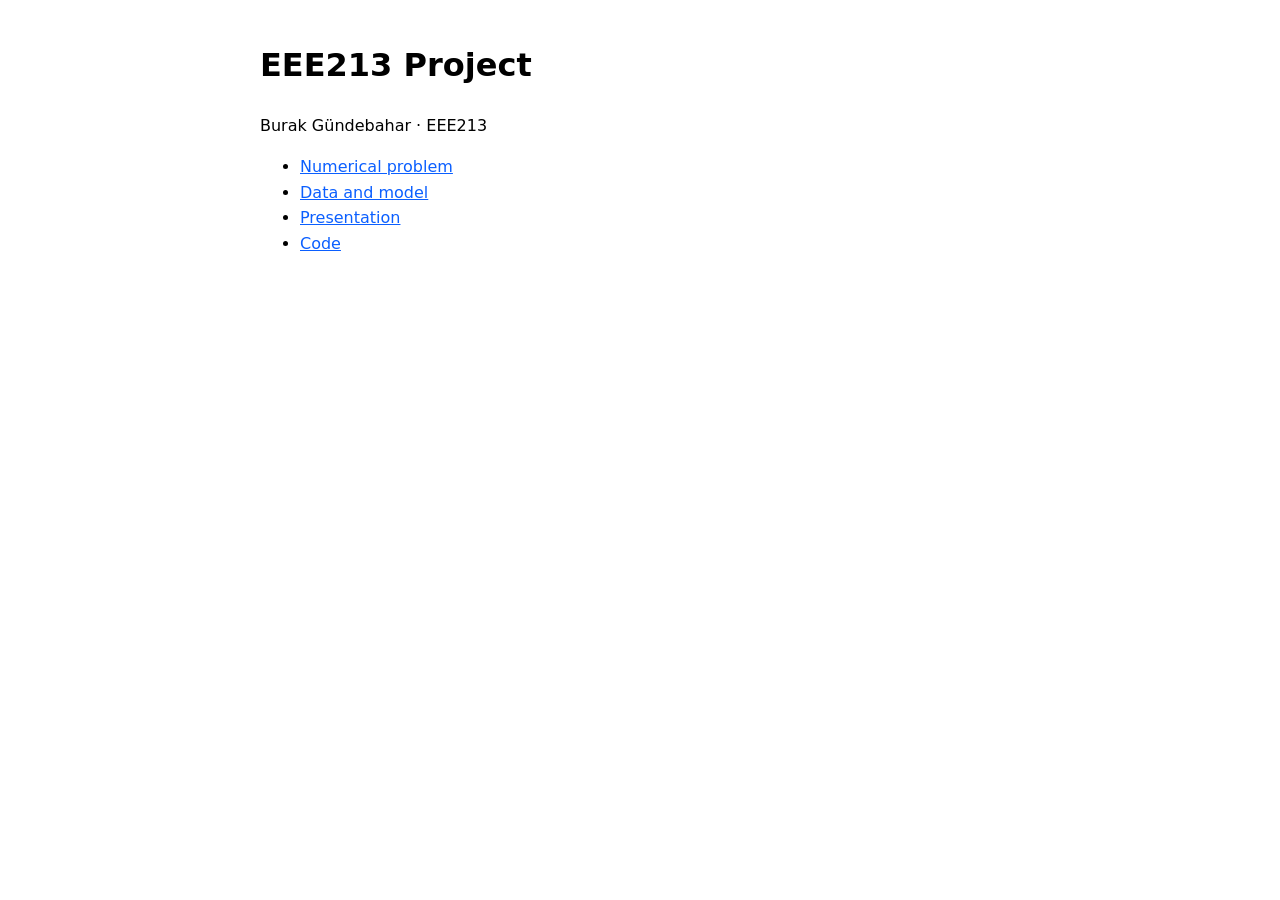
<file: index.html>
﻿<!doctype html>
<html lang="en"><head><meta charset="utf-8"><meta name="viewport" content="width=device-width,initial-scale=1">
<title>EEE213 Project</title><style>body{font-family:system-ui,sans-serif;max-width:760px;margin:40px auto;padding:0 16px;line-height:1.6}a{color:#0b5fff}</style></head><body>
<h1>EEE213 Project</h1>
<p>Burak G&uuml;ndebahar &middot; EEE213</p>
<ul>
<li><a href="numerical-problem.html">Numerical problem</a></li>
<li><a href="data-and-model.html">Data and model</a></li>
<li><a href="presentation.html">Presentation</a></li>
<li><a href="code.html">Code</a></li>
</ul>
</body></html>
</file>
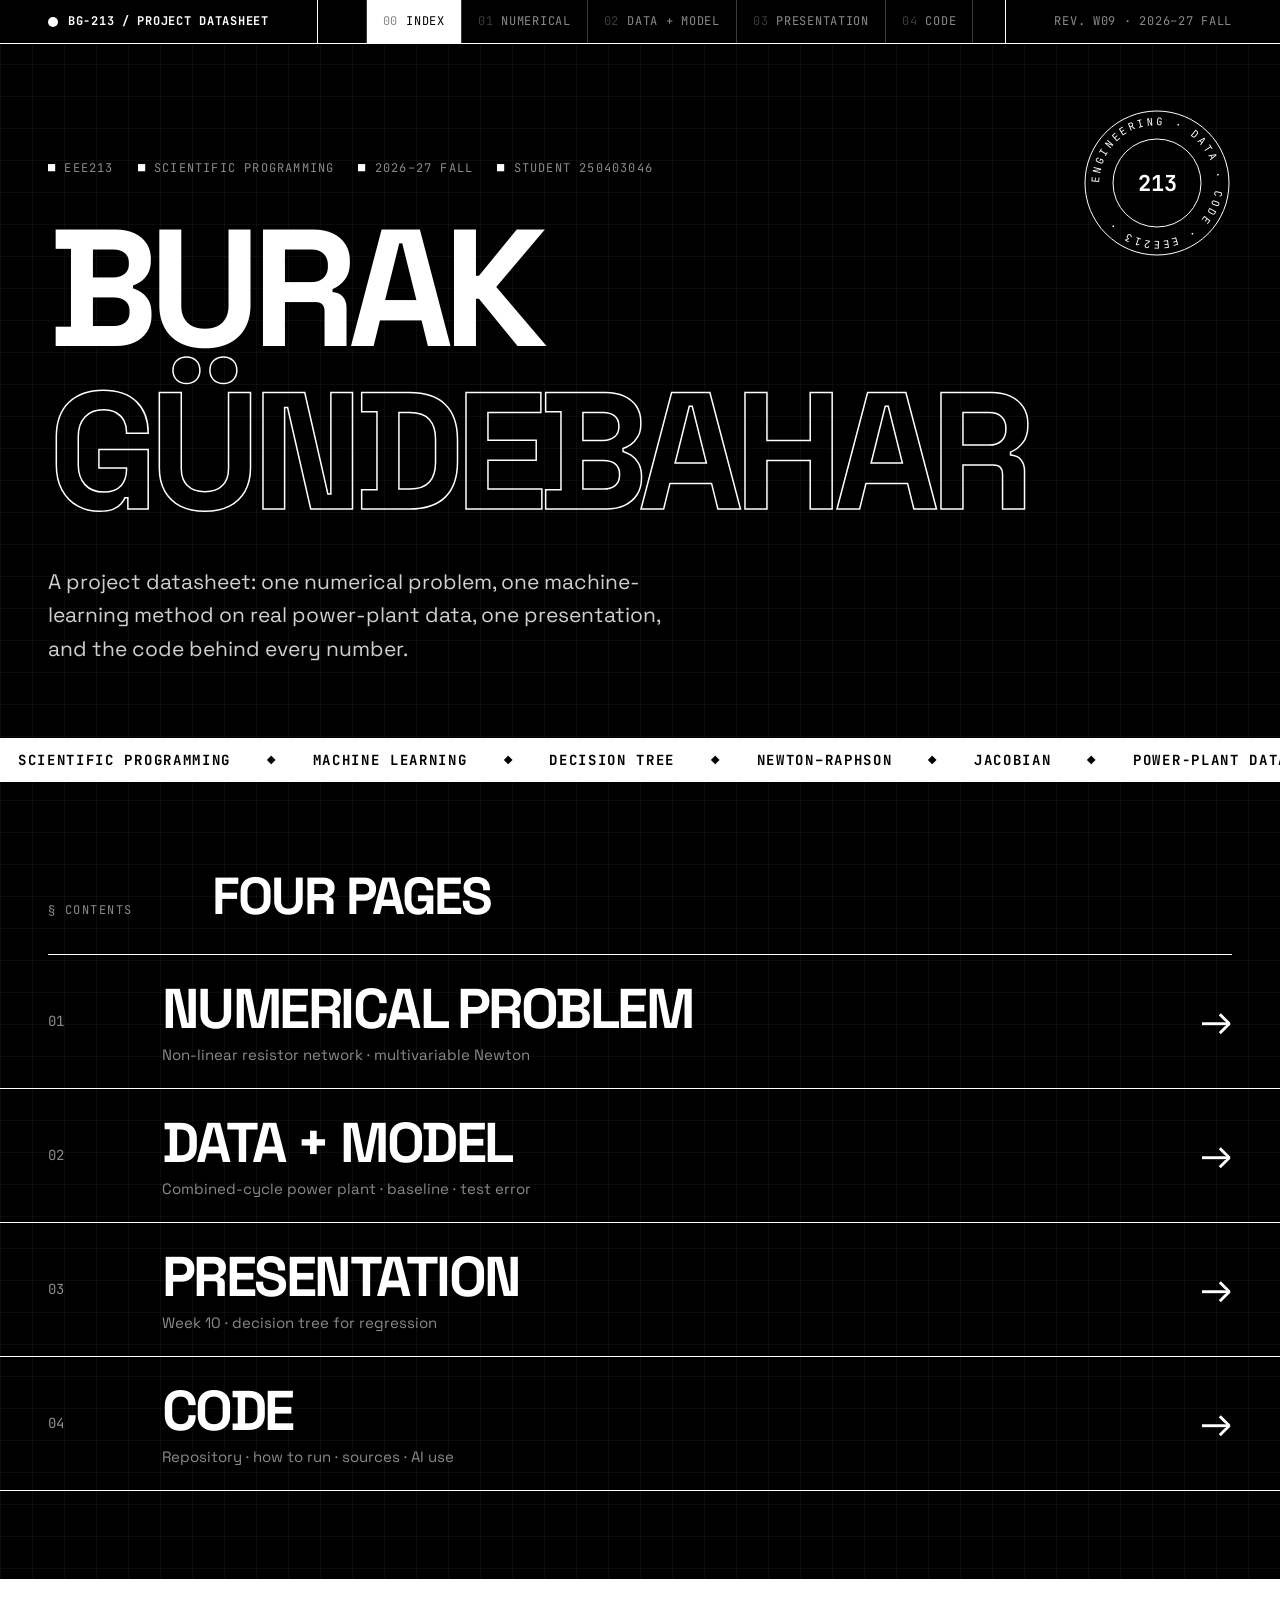
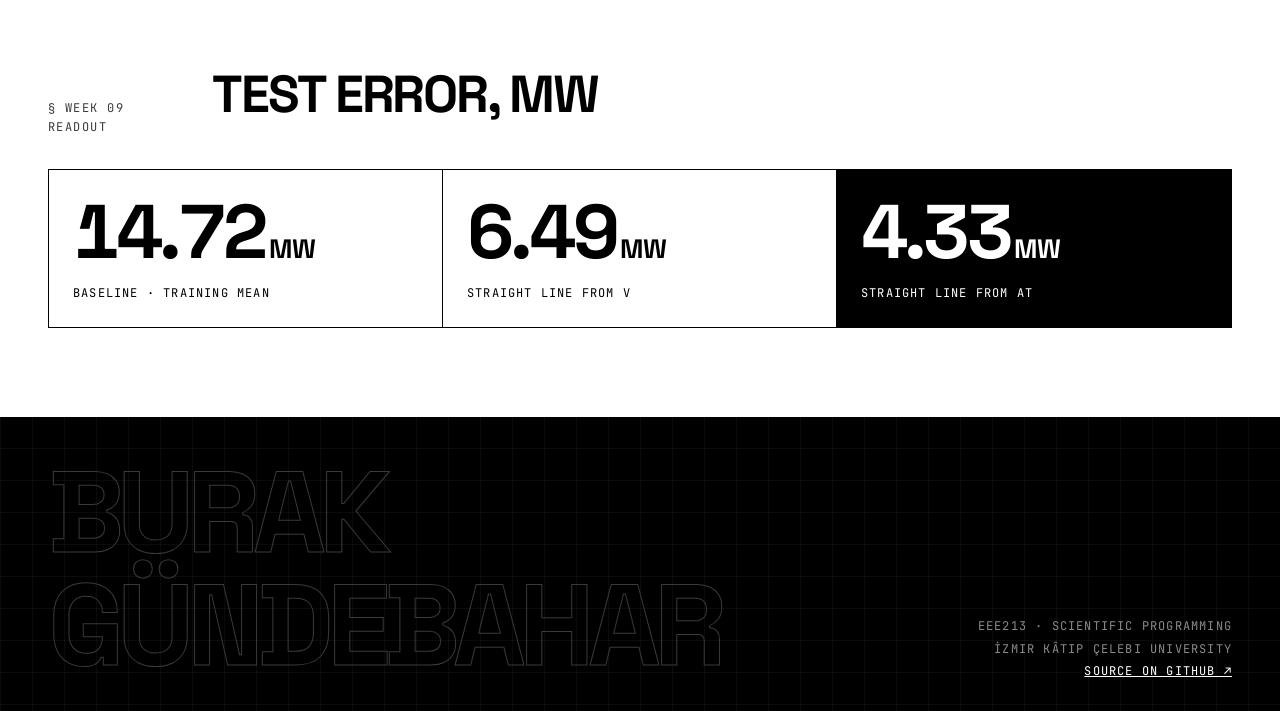
<file: docs/index.html>
<!doctype html>
<html lang="en">
<head>
<meta charset="utf-8">
<meta name="viewport" content="width=device-width, initial-scale=1">
<title>BG-213 · EEE213 Project · Burak Gündebahar</title>
<meta name="description" content="EEE213 Scientific Programming project datasheet of Burak Gündebahar.">
<meta name="theme-color" content="#000000">
<link rel="preconnect" href="https://fonts.googleapis.com"><link rel="preconnect" href="https://fonts.gstatic.com" crossorigin><link href="https://fonts.googleapis.com/css2?family=JetBrains+Mono:wght@400;700&family=Space+Grotesk:wght@400;500;700&display=swap" rel="stylesheet">
<link rel="stylesheet" href="style.css?v=4">
</head>
<body>
<header class="titleblock">
  <a class="tb-id" href="index.html"><span class="dot"></span>BG-213 / Project datasheet</a>
  <nav class="tb-nav" aria-label="Main">
<a href="index.html" aria-current="page"><b>00</b>Index</a>
<a href="numerical-problem.html"><b>01</b>Numerical</a>
<a href="data-and-model.html"><b>02</b>Data + model</a>
<a href="presentation.html"><b>03</b>Presentation</a>
<a href="code.html"><b>04</b>Code</a>
  </nav>
  <div class="tb-rev">Rev. W09 · 2026–27 Fall</div>
</header>
<section class="hero">
  <div class="stamp" aria-hidden="true"><svg viewBox="0 0 150 150">
  <defs><path id="c" d="M75,75 m-58,0 a58,58 0 1,1 116,0 a58,58 0 1,1 -116,0"/></defs>
  <circle cx="75" cy="75" r="72" fill="none" stroke="#fff" stroke-width="1"/>
  <circle cx="75" cy="75" r="44" fill="none" stroke="#fff" stroke-width="1"/>
  <text><textPath href="#c">Engineering · Data · Code · EEE213 ·</textPath></text>
  <text x="75" y="83" text-anchor="middle" style="font-size:22px;letter-spacing:0;font-weight:700">213</text>
</svg></div>
  <div class="meta"><span>EEE213</span><span>Scientific programming</span><span>2026–27 Fall</span><span>Student 250403046</span></div>
  <h1 class="mega">Burak<br><span class="outline">Gündebahar</span></h1>
  <p class="lead">A project datasheet: one numerical problem, one machine-learning method on real power-plant data, one presentation, and the code behind every number.</p>
</section>
<div class="marquee" aria-hidden="true"><div class="track"><span>Scientific programming</span><span>◆</span><span>Machine learning</span><span>◆</span><span>Decision tree</span><span>◆</span><span>Newton–Raphson</span><span>◆</span><span>Jacobian</span><span>◆</span><span>Power-plant data</span><span>◆</span><span>MAE in MW</span><span>◆</span><span>EEE213</span><span>◆</span><span>Scientific programming</span><span>◆</span><span>Machine learning</span><span>◆</span><span>Decision tree</span><span>◆</span><span>Newton–Raphson</span><span>◆</span><span>Jacobian</span><span>◆</span><span>Power-plant data</span><span>◆</span><span>MAE in MW</span><span>◆</span><span>EEE213</span><span>◆</span></div></div>
<main>

<section class="section">
  <div class="section-head"><span class="label">§ Contents</span><h2>Four pages</h2></div>
  <ul class="index">
    <li><a href="numerical-problem.html"><span class="n">01</span><span class="t">Numerical problem<span class="d">Non-linear resistor network · multivariable Newton</span></span><span class="arrow">→</span></a></li>
    <li><a href="data-and-model.html"><span class="n">02</span><span class="t">Data + model<span class="d">Combined-cycle power plant · baseline · test error</span></span><span class="arrow">→</span></a></li>
    <li><a href="presentation.html"><span class="n">03</span><span class="t">Presentation<span class="d">Week 10 · decision tree for regression</span></span><span class="arrow">→</span></a></li>
    <li><a href="code.html"><span class="n">04</span><span class="t">Code<span class="d">Repository · how to run · sources · AI use</span></span><span class="arrow">→</span></a></li>
  </ul>
</section>
<section class="section inverse">
  <div class="section-head"><span class="label">§ Week 09 readout</span><h2>Test error, MW</h2></div>
  <div class="figures">
    <div class="figure"><div class="v">14.72<small>MW</small></div><div class="k">Baseline · training mean</div></div>
    <div class="figure"><div class="v">6.49<small>MW</small></div><div class="k">Straight line from V</div></div>
    <div class="figure hl"><div class="v">4.33<small>MW</small></div><div class="k">Straight line from AT</div></div>
  </div>
</section>

</main>
<footer class="foot">
  <div class="big">Burak<br>Gündebahar</div>
  <div class="small">EEE213 · Scientific Programming<br>İzmir Kâtip Çelebi University<br><a href="https://github.com/BurakGundebahar/eee213">Source on GitHub ↗</a></div>
</footer>
</body>
</html>
</file>
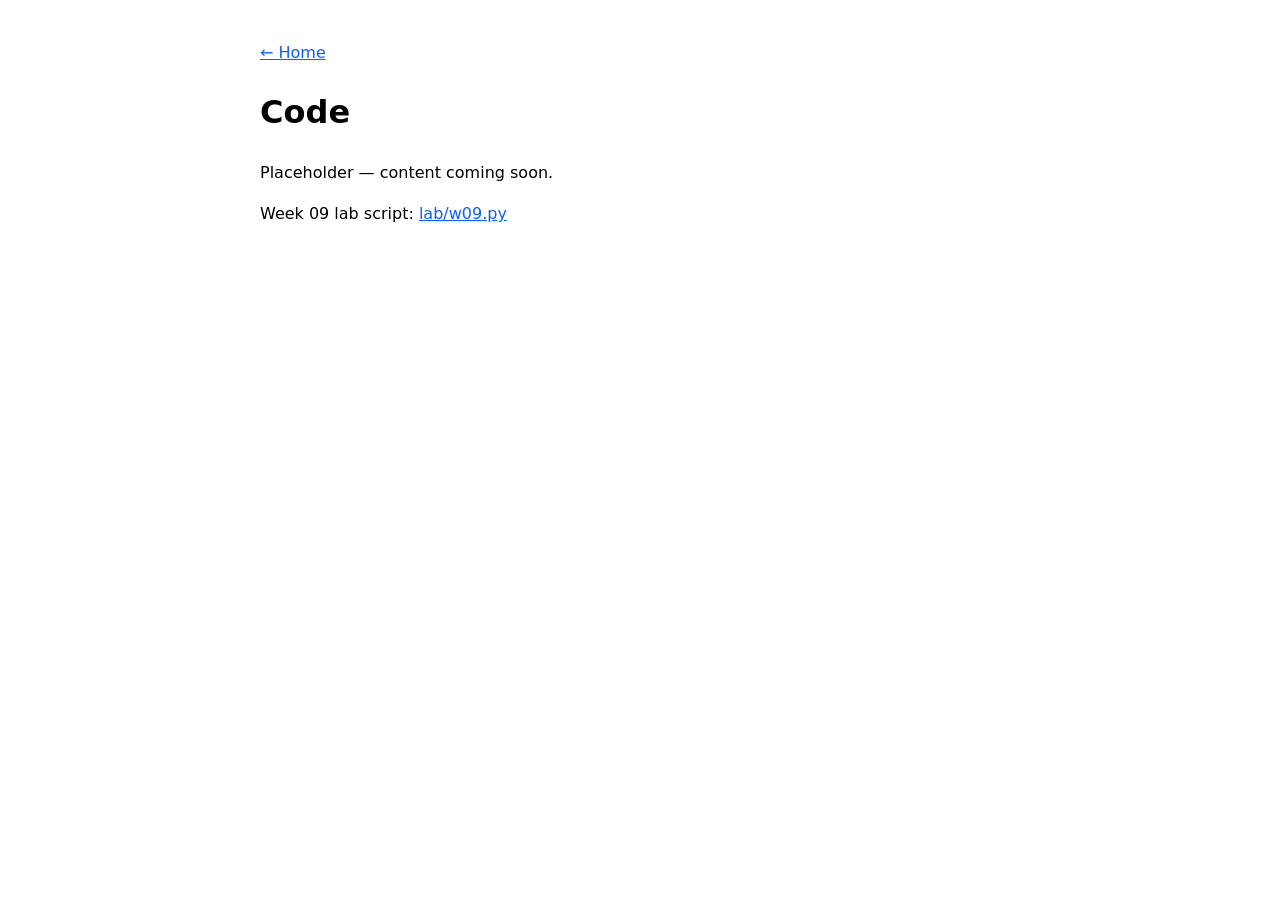
<file: code.html>
﻿<!doctype html>
<html lang="en"><head><meta charset="utf-8"><meta name="viewport" content="width=device-width,initial-scale=1">
<title>Code</title><style>body{font-family:system-ui,sans-serif;max-width:760px;margin:40px auto;padding:0 16px;line-height:1.6}a{color:#0b5fff}</style></head><body>
<p><a href="index.html">&larr; Home</a></p>
<h1>Code</h1>
<p>Placeholder &mdash; content coming soon.</p>
<p>Week 09 lab script: <a href="https://github.com/BurakGundebahar/eee213/blob/main/lab/w09.py">lab/w09.py</a></p>
</body></html>
</file>
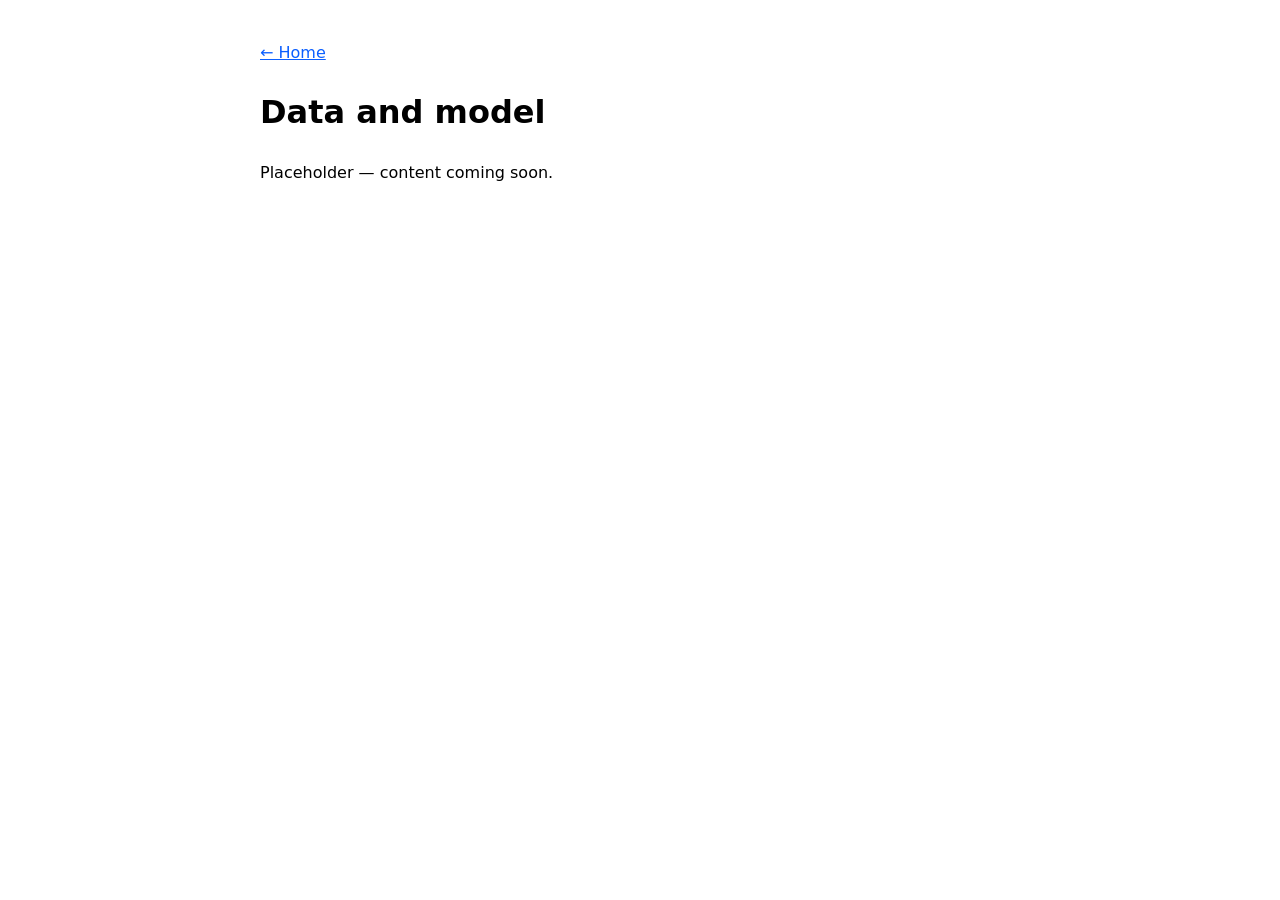
<file: data-and-model.html>
﻿<!doctype html>
<html lang="en"><head><meta charset="utf-8"><meta name="viewport" content="width=device-width,initial-scale=1">
<title>Data and model</title><style>body{font-family:system-ui,sans-serif;max-width:760px;margin:40px auto;padding:0 16px;line-height:1.6}a{color:#0b5fff}</style></head><body>
<p><a href="index.html">&larr; Home</a></p>
<h1>Data and model</h1>
<p>Placeholder &mdash; content coming soon.</p>

</body></html>
</file>
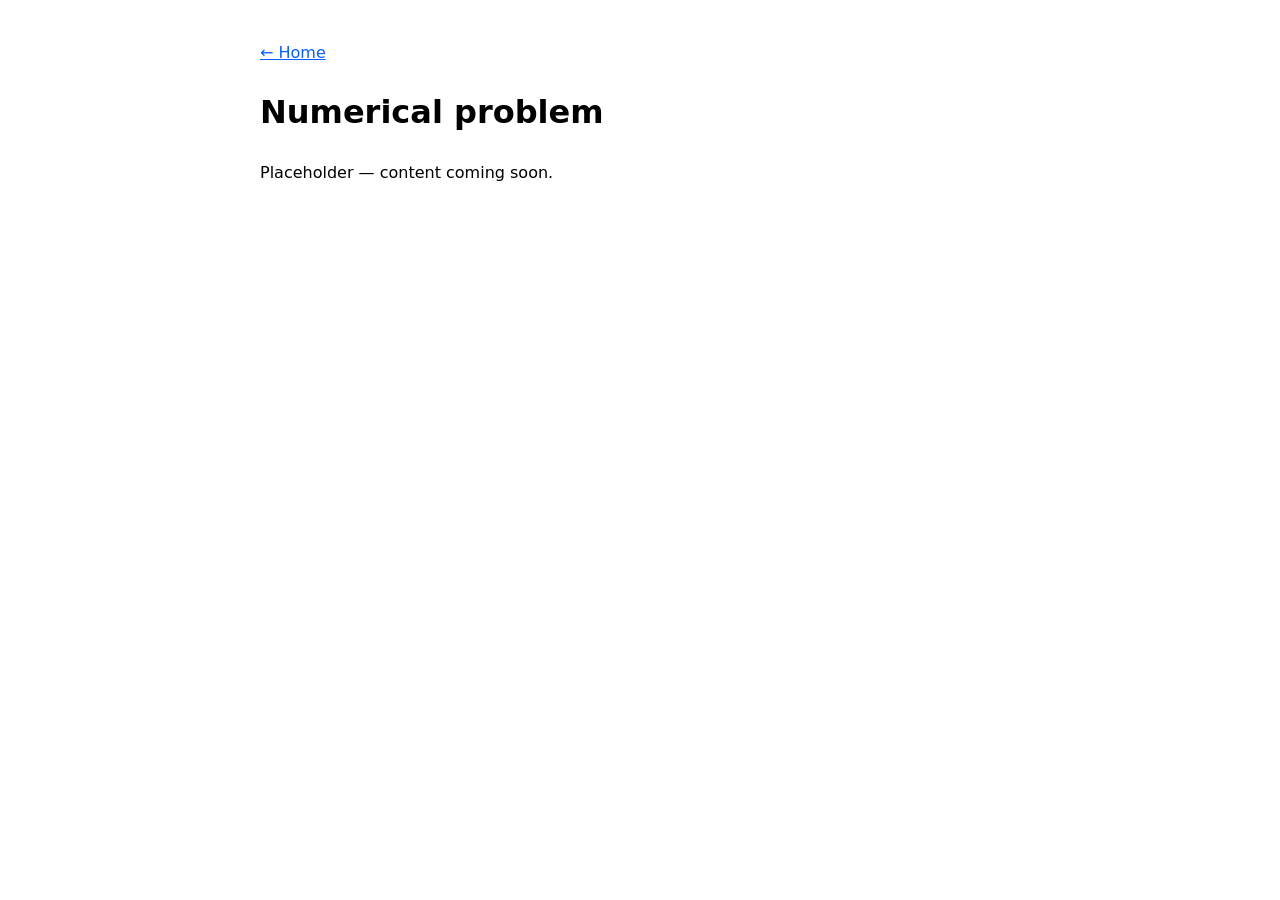
<file: numerical-problem.html>
﻿<!doctype html>
<html lang="en"><head><meta charset="utf-8"><meta name="viewport" content="width=device-width,initial-scale=1">
<title>Numerical problem</title><style>body{font-family:system-ui,sans-serif;max-width:760px;margin:40px auto;padding:0 16px;line-height:1.6}a{color:#0b5fff}</style></head><body>
<p><a href="index.html">&larr; Home</a></p>
<h1>Numerical problem</h1>
<p>Placeholder &mdash; content coming soon.</p>

</body></html>
</file>
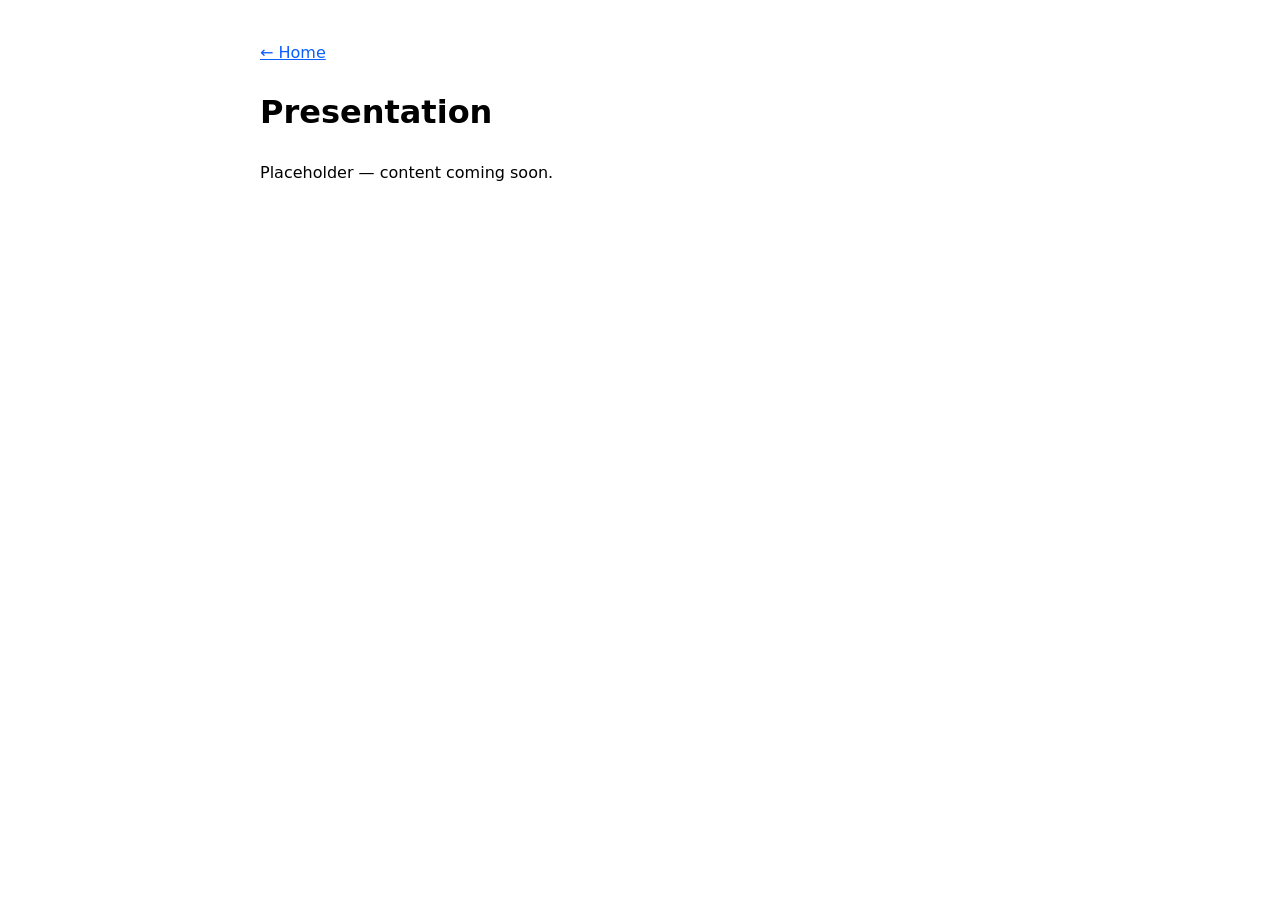
<file: presentation.html>
﻿<!doctype html>
<html lang="en"><head><meta charset="utf-8"><meta name="viewport" content="width=device-width,initial-scale=1">
<title>Presentation</title><style>body{font-family:system-ui,sans-serif;max-width:760px;margin:40px auto;padding:0 16px;line-height:1.6}a{color:#0b5fff}</style></head><body>
<p><a href="index.html">&larr; Home</a></p>
<h1>Presentation</h1>
<p>Placeholder &mdash; content coming soon.</p>

</body></html>
</file>
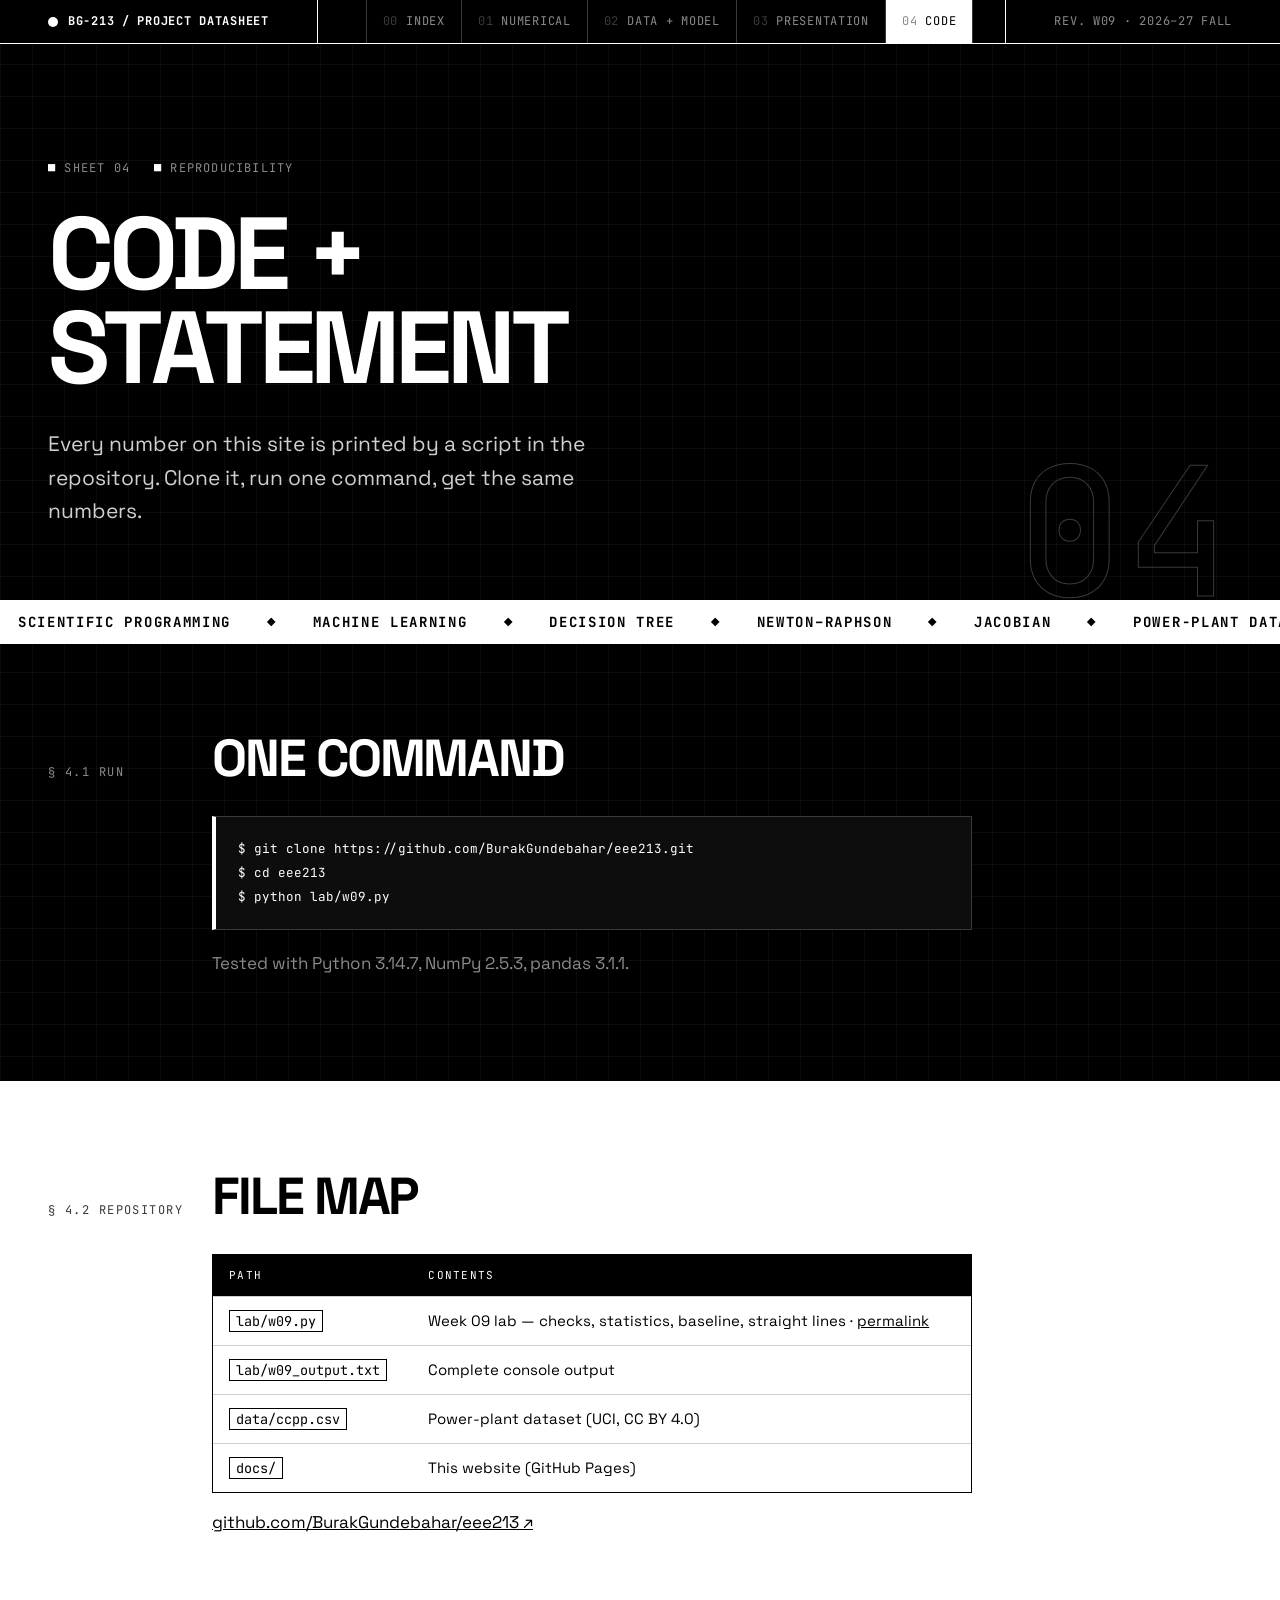
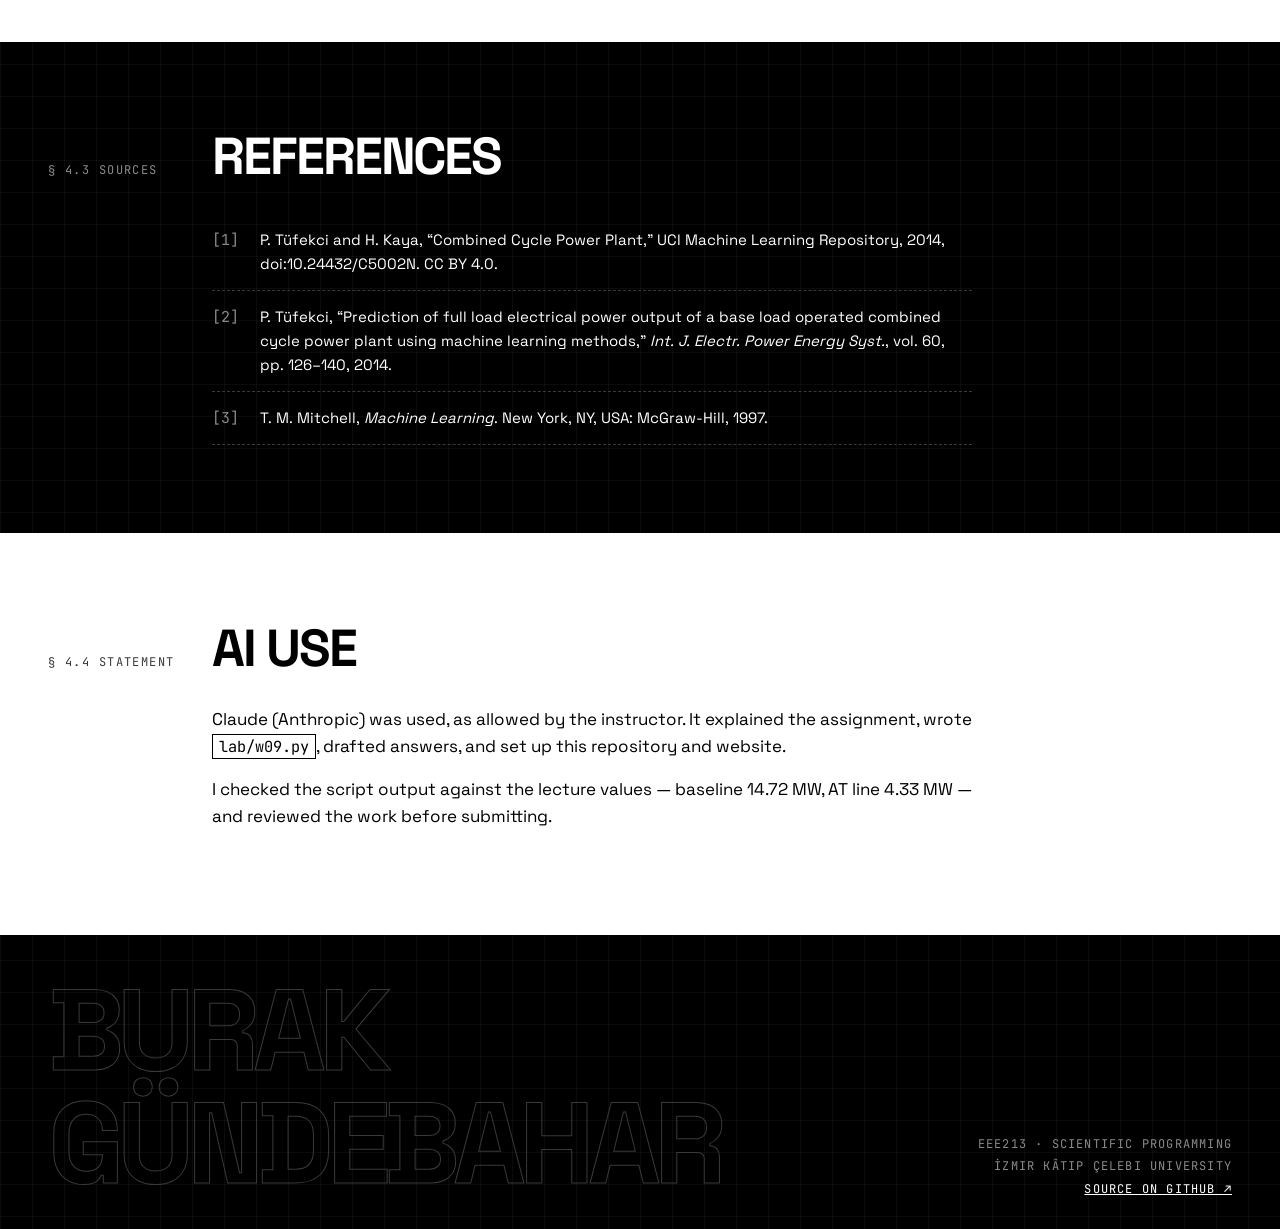
<file: docs/code.html>
<!doctype html>
<html lang="en">
<head>
<meta charset="utf-8">
<meta name="viewport" content="width=device-width, initial-scale=1">
<title>Code · BG-213 · EEE213</title>
<meta name="description" content="EEE213 Scientific Programming project datasheet of Burak Gündebahar.">
<meta name="theme-color" content="#000000">
<link rel="preconnect" href="https://fonts.googleapis.com"><link rel="preconnect" href="https://fonts.gstatic.com" crossorigin><link href="https://fonts.googleapis.com/css2?family=JetBrains+Mono:wght@400;700&family=Space+Grotesk:wght@400;500;700&display=swap" rel="stylesheet">
<link rel="stylesheet" href="style.css?v=4">
</head>
<body>
<header class="titleblock">
  <a class="tb-id" href="index.html"><span class="dot"></span>BG-213 / Project datasheet</a>
  <nav class="tb-nav" aria-label="Main">
<a href="index.html"><b>00</b>Index</a>
<a href="numerical-problem.html"><b>01</b>Numerical</a>
<a href="data-and-model.html"><b>02</b>Data + model</a>
<a href="presentation.html"><b>03</b>Presentation</a>
<a href="code.html" aria-current="page"><b>04</b>Code</a>
  </nav>
  <div class="tb-rev">Rev. W09 · 2026–27 Fall</div>
</header>
<section class="hero">
  <div class="meta"><span>Sheet 04</span><span>Reproducibility</span></div>
  <h1 class="page">Code +<br>statement</h1>
  <p class="lead">Every number on this site is printed by a script in the repository. Clone it, run one command, get the same numbers.</p>
  <div class="sec" aria-hidden="true">04</div>
</section>
<div class="marquee" aria-hidden="true"><div class="track"><span>Scientific programming</span><span>◆</span><span>Machine learning</span><span>◆</span><span>Decision tree</span><span>◆</span><span>Newton–Raphson</span><span>◆</span><span>Jacobian</span><span>◆</span><span>Power-plant data</span><span>◆</span><span>MAE in MW</span><span>◆</span><span>EEE213</span><span>◆</span><span>Scientific programming</span><span>◆</span><span>Machine learning</span><span>◆</span><span>Decision tree</span><span>◆</span><span>Newton–Raphson</span><span>◆</span><span>Jacobian</span><span>◆</span><span>Power-plant data</span><span>◆</span><span>MAE in MW</span><span>◆</span><span>EEE213</span><span>◆</span></div></div>
<main>
<section class="section">
  <div class="section-head"><span class="label">§ 4.1 Run</span><h2>One command</h2></div>
  <div class="body">

<pre><code>$ git clone https://github.com/BurakGundebahar/eee213.git
$ cd eee213
$ python lab/w09.py</code></pre>
    <p class="muted">Tested with Python 3.14.7, NumPy 2.5.3, pandas 3.1.1.</p>
  </div>
</section>
<section class="section inverse">
  <div class="section-head"><span class="label">§ 4.2 Repository</span><h2>File map</h2></div>
  <div class="body">

    <div class="spec-wrap"><table class="spec">
      <thead><tr><th>Path</th><th>Contents</th></tr></thead>
      <tbody>
        <tr><td><code>lab/w09.py</code></td><td>Week 09 lab — checks, statistics, baseline, straight lines · <a href="https://github.com/BurakGundebahar/eee213/blob/8a435e8390c5a2216095b3c888a9dd72276258c5/lab/w09.py">permalink</a></td></tr>
        <tr><td><code>lab/w09_output.txt</code></td><td>Complete console output</td></tr>
        <tr><td><code>data/ccpp.csv</code></td><td>Power-plant dataset (UCI, CC BY 4.0)</td></tr>
        <tr><td><code>docs/</code></td><td>This website (GitHub Pages)</td></tr>
      </tbody>
    </table></div>
    <p style="margin-top:16px"><a href="https://github.com/BurakGundebahar/eee213">github.com/BurakGundebahar/eee213 ↗</a></p>
  </div>
</section>
<section class="section">
  <div class="section-head"><span class="label">§ 4.3 Sources</span><h2>References</h2></div>
  <div class="body">

    <ol class="refs">
      <li><span>P. Tüfekci and H. Kaya, “Combined Cycle Power Plant,” UCI Machine Learning Repository, 2014, doi:10.24432/C5002N. CC BY 4.0.</span></li>
      <li><span>P. Tüfekci, “Prediction of full load electrical power output of a base load operated combined cycle power plant using machine learning methods,” <em>Int. J. Electr. Power Energy Syst.</em>, vol. 60, pp. 126–140, 2014.</span></li>
      <li><span>T. M. Mitchell, <em>Machine Learning</em>. New York, NY, USA: McGraw-Hill, 1997.</span></li>
    </ol>
  </div>
</section>
<section class="section inverse">
  <div class="section-head"><span class="label">§ 4.4 Statement</span><h2>AI use</h2></div>
  <div class="body">

    <p>Claude (Anthropic) was used, as allowed by the instructor. It explained the assignment, wrote <code>lab/w09.py</code>, drafted answers, and set up this repository and website.</p>
    <p>I checked the script output against the lecture values — baseline 14.72 MW, AT line 4.33 MW — and reviewed the work before submitting.</p>
  </div>
</section>
</main>
<footer class="foot">
  <div class="big">Burak<br>Gündebahar</div>
  <div class="small">EEE213 · Scientific Programming<br>İzmir Kâtip Çelebi University<br><a href="https://github.com/BurakGundebahar/eee213">Source on GitHub ↗</a></div>
</footer>
</body>
</html>
</file>
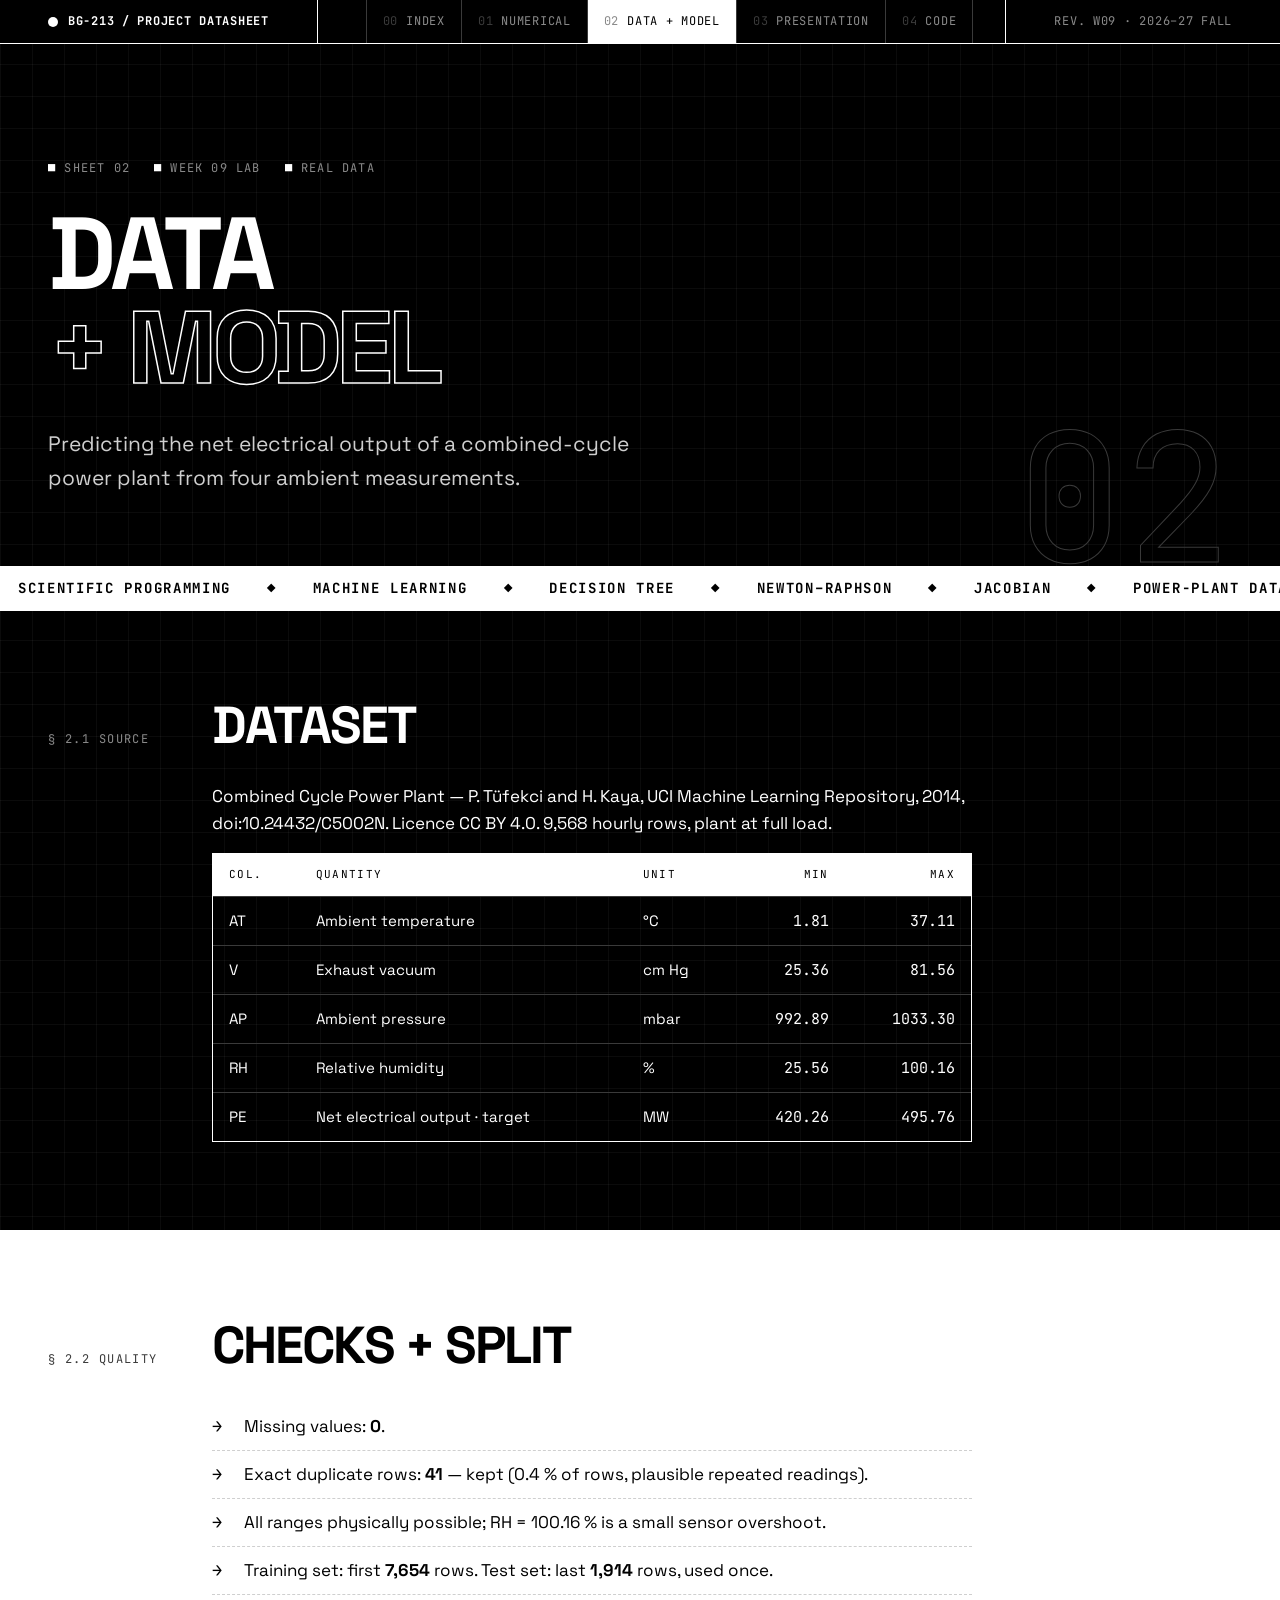
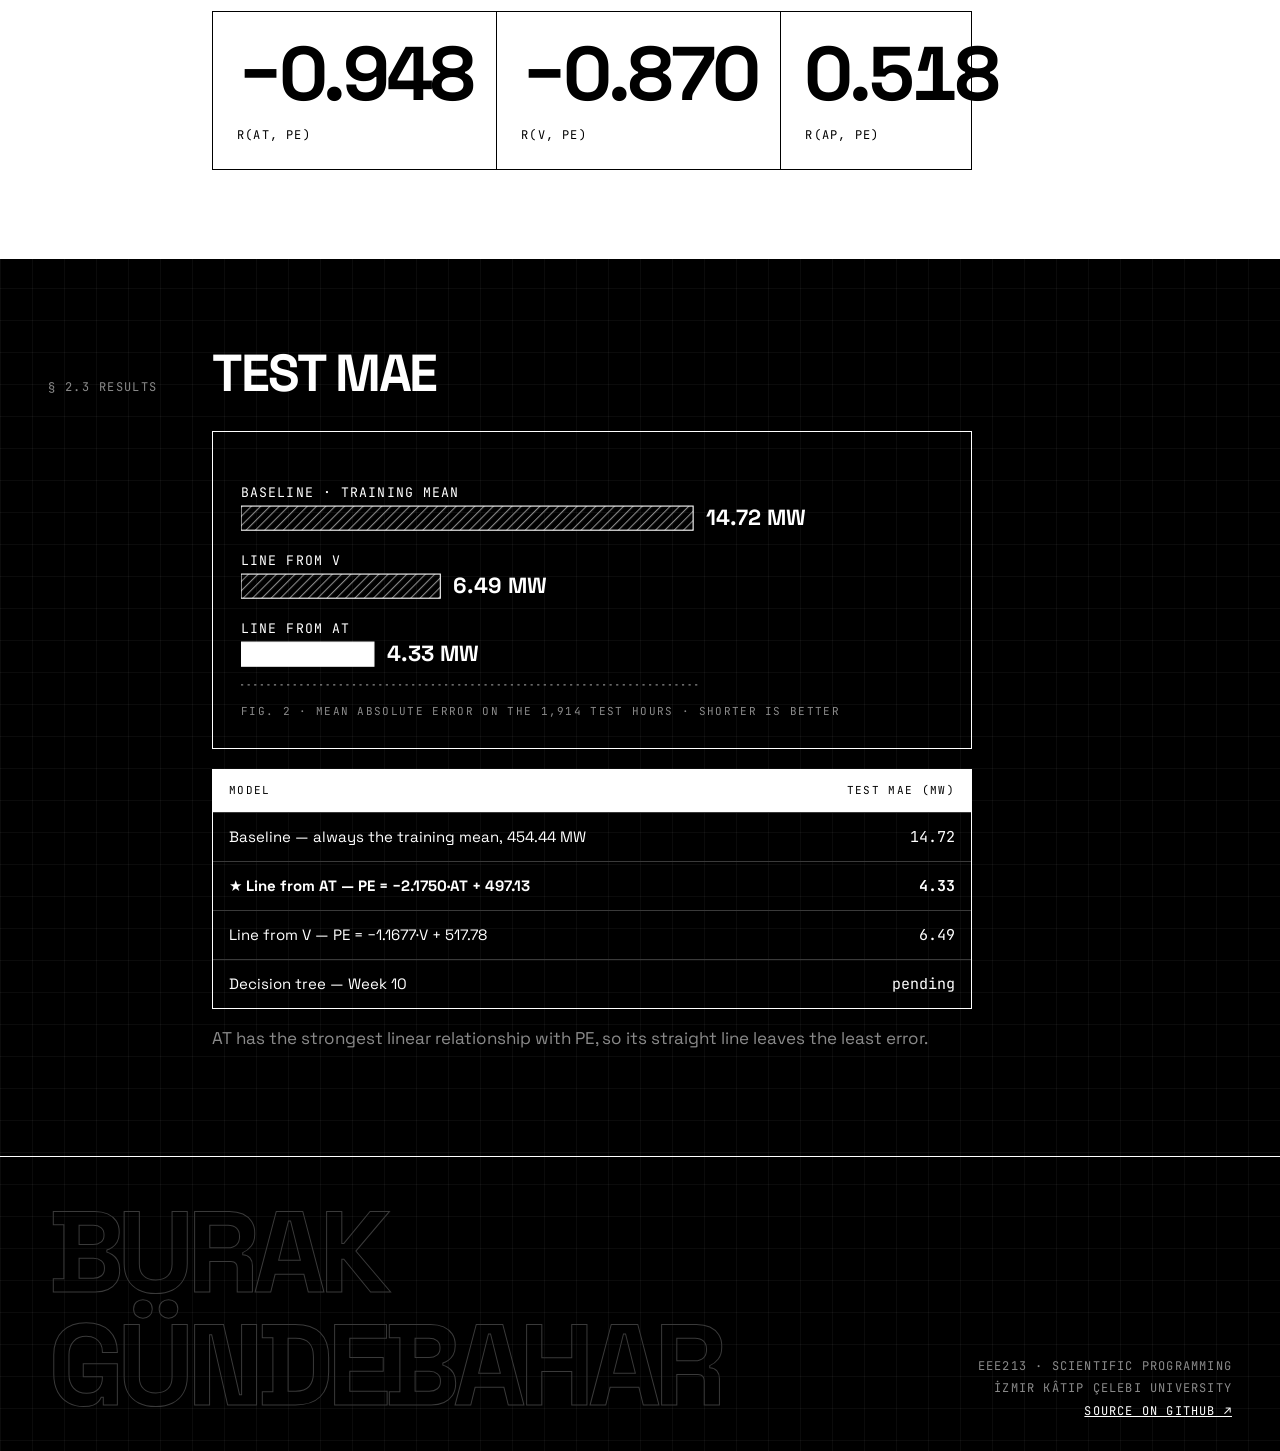
<file: docs/data-and-model.html>
<!doctype html>
<html lang="en">
<head>
<meta charset="utf-8">
<meta name="viewport" content="width=device-width, initial-scale=1">
<title>Data and model · BG-213 · EEE213</title>
<meta name="description" content="EEE213 Scientific Programming project datasheet of Burak Gündebahar.">
<meta name="theme-color" content="#000000">
<link rel="preconnect" href="https://fonts.googleapis.com"><link rel="preconnect" href="https://fonts.gstatic.com" crossorigin><link href="https://fonts.googleapis.com/css2?family=JetBrains+Mono:wght@400;700&family=Space+Grotesk:wght@400;500;700&display=swap" rel="stylesheet">
<link rel="stylesheet" href="style.css?v=4">
</head>
<body>
<header class="titleblock">
  <a class="tb-id" href="index.html"><span class="dot"></span>BG-213 / Project datasheet</a>
  <nav class="tb-nav" aria-label="Main">
<a href="index.html"><b>00</b>Index</a>
<a href="numerical-problem.html"><b>01</b>Numerical</a>
<a href="data-and-model.html" aria-current="page"><b>02</b>Data + model</a>
<a href="presentation.html"><b>03</b>Presentation</a>
<a href="code.html"><b>04</b>Code</a>
  </nav>
  <div class="tb-rev">Rev. W09 · 2026–27 Fall</div>
</header>
<section class="hero">
  <div class="meta"><span>Sheet 02</span><span>Week 09 lab</span><span>Real data</span></div>
  <h1 class="page">Data<br><span style="-webkit-text-stroke:1.5px #fff;color:transparent">+ model</span></h1>
  <p class="lead">Predicting the net electrical output of a combined-cycle power plant from four ambient measurements.</p>
  <div class="sec" aria-hidden="true">02</div>
</section>
<div class="marquee" aria-hidden="true"><div class="track"><span>Scientific programming</span><span>◆</span><span>Machine learning</span><span>◆</span><span>Decision tree</span><span>◆</span><span>Newton–Raphson</span><span>◆</span><span>Jacobian</span><span>◆</span><span>Power-plant data</span><span>◆</span><span>MAE in MW</span><span>◆</span><span>EEE213</span><span>◆</span><span>Scientific programming</span><span>◆</span><span>Machine learning</span><span>◆</span><span>Decision tree</span><span>◆</span><span>Newton–Raphson</span><span>◆</span><span>Jacobian</span><span>◆</span><span>Power-plant data</span><span>◆</span><span>MAE in MW</span><span>◆</span><span>EEE213</span><span>◆</span></div></div>
<main>
<section class="section">
  <div class="section-head"><span class="label">§ 2.1 Source</span><h2>Dataset</h2></div>
  <div class="body">

    <p>Combined Cycle Power Plant — P. Tüfekci and H. Kaya, UCI Machine Learning Repository, 2014, doi:10.24432/C5002N. Licence CC BY 4.0. 9,568 hourly rows, plant at full load.</p>
    <div class="spec-wrap"><table class="spec">
      <thead><tr><th>Col.</th><th>Quantity</th><th>Unit</th><th class="r">Min</th><th class="r">Max</th></tr></thead>
      <tbody>
        <tr><td>AT</td><td>Ambient temperature</td><td>°C</td><td class="r">1.81</td><td class="r">37.11</td></tr>
        <tr><td>V</td><td>Exhaust vacuum</td><td>cm Hg</td><td class="r">25.36</td><td class="r">81.56</td></tr>
        <tr><td>AP</td><td>Ambient pressure</td><td>mbar</td><td class="r">992.89</td><td class="r">1033.30</td></tr>
        <tr><td>RH</td><td>Relative humidity</td><td>%</td><td class="r">25.56</td><td class="r">100.16</td></tr>
        <tr><td>PE</td><td>Net electrical output · target</td><td>MW</td><td class="r">420.26</td><td class="r">495.76</td></tr>
      </tbody>
    </table></div>
  </div>
</section>
<section class="section inverse">
  <div class="section-head"><span class="label">§ 2.2 Quality</span><h2>Checks + split</h2></div>
  <div class="body">

    <ul class="ticks">
      <li>Missing values: <b>0</b>.</li>
      <li>Exact duplicate rows: <b>41</b> — kept (0.4 % of rows, plausible repeated readings).</li>
      <li>All ranges physically possible; RH = 100.16 % is a small sensor overshoot.</li>
      <li>Training set: first <b>7,654</b> rows. Test set: last <b>1,914</b> rows, used once.</li>
    </ul>
    <div class="figures">
      <div class="figure"><div class="v">−0.948</div><div class="k">r(AT, PE)</div></div>
      <div class="figure"><div class="v">−0.870</div><div class="k">r(V, PE)</div></div>
      <div class="figure"><div class="v">0.518</div><div class="k">r(AP, PE)</div></div>
    </div>
  </div>
</section>
<section class="section">
  <div class="section-head"><span class="label">§ 2.3 Results</span><h2>Test MAE</h2></div>
  <div class="body">

    <div class="plate"><svg viewBox="0 0 640 210" role="img" aria-label="Test MAE: baseline 14.72 MW, line from V 6.49 MW, line from AT 4.33 MW">
<defs><pattern id="h" width="6" height="6" patternUnits="userSpaceOnUse" patternTransform="rotate(45)"><line x1="0" y1="0" x2="0" y2="6" stroke="#8a8a8a" stroke-width="2"/></pattern></defs>
<text x="0" y="34" fill="#fff" font-family="JetBrains Mono,monospace" font-size="12" letter-spacing="1">BASELINE · TRAINING MEAN</text>
<rect x="0" y="42" width="412.2" height="22" fill="url(#h)" stroke="#fff" stroke-width="1"/>
<text x="424.2" y="59" fill="#fff" font-family="Space Grotesk,sans-serif" font-size="20" font-weight="700">14.72 MW</text>
<text x="0" y="96" fill="#fff" font-family="JetBrains Mono,monospace" font-size="12" letter-spacing="1">LINE FROM V</text>
<rect x="0" y="104" width="181.7" height="22" fill="url(#h)" stroke="#fff" stroke-width="1"/>
<text x="193.7" y="121" fill="#fff" font-family="Space Grotesk,sans-serif" font-size="20" font-weight="700">6.49 MW</text>
<text x="0" y="158" fill="#fff" font-family="JetBrains Mono,monospace" font-size="12" letter-spacing="1">LINE FROM AT</text>
<rect x="0" y="166" width="121.2" height="22" fill="#fff" stroke="#fff" stroke-width="1"/>
<text x="133.2" y="183" fill="#fff" font-family="Space Grotesk,sans-serif" font-size="20" font-weight="700">4.33 MW</text>
<line x1="0" y1="205" x2="420" y2="205" stroke="#8a8a8a" stroke-dasharray="2 4"/>
</svg><div class="cap">Fig. 2 · Mean absolute error on the 1,914 test hours · shorter is better</div></div>
    <div class="spec-wrap"><table class="spec">
      <thead><tr><th>Model</th><th class="r">Test MAE (MW)</th></tr></thead>
      <tbody>
        <tr><td>Baseline — always the training mean, 454.44 MW</td><td class="r">14.72</td></tr>
        <tr class="win"><td>Line from AT — PE = −2.1750·AT + 497.13</td><td class="r">4.33</td></tr>
        <tr><td>Line from V — PE = −1.1677·V + 517.78</td><td class="r">6.49</td></tr>
        <tr><td>Decision tree — Week 10</td><td class="r">pending</td></tr>
      </tbody>
    </table></div>
    <p class="muted" style="margin-top:16px">AT has the strongest linear relationship with PE, so its straight line leaves the least error.</p>
  </div>
</section>
</main>
<footer class="foot">
  <div class="big">Burak<br>Gündebahar</div>
  <div class="small">EEE213 · Scientific Programming<br>İzmir Kâtip Çelebi University<br><a href="https://github.com/BurakGundebahar/eee213">Source on GitHub ↗</a></div>
</footer>
</body>
</html>
</file>
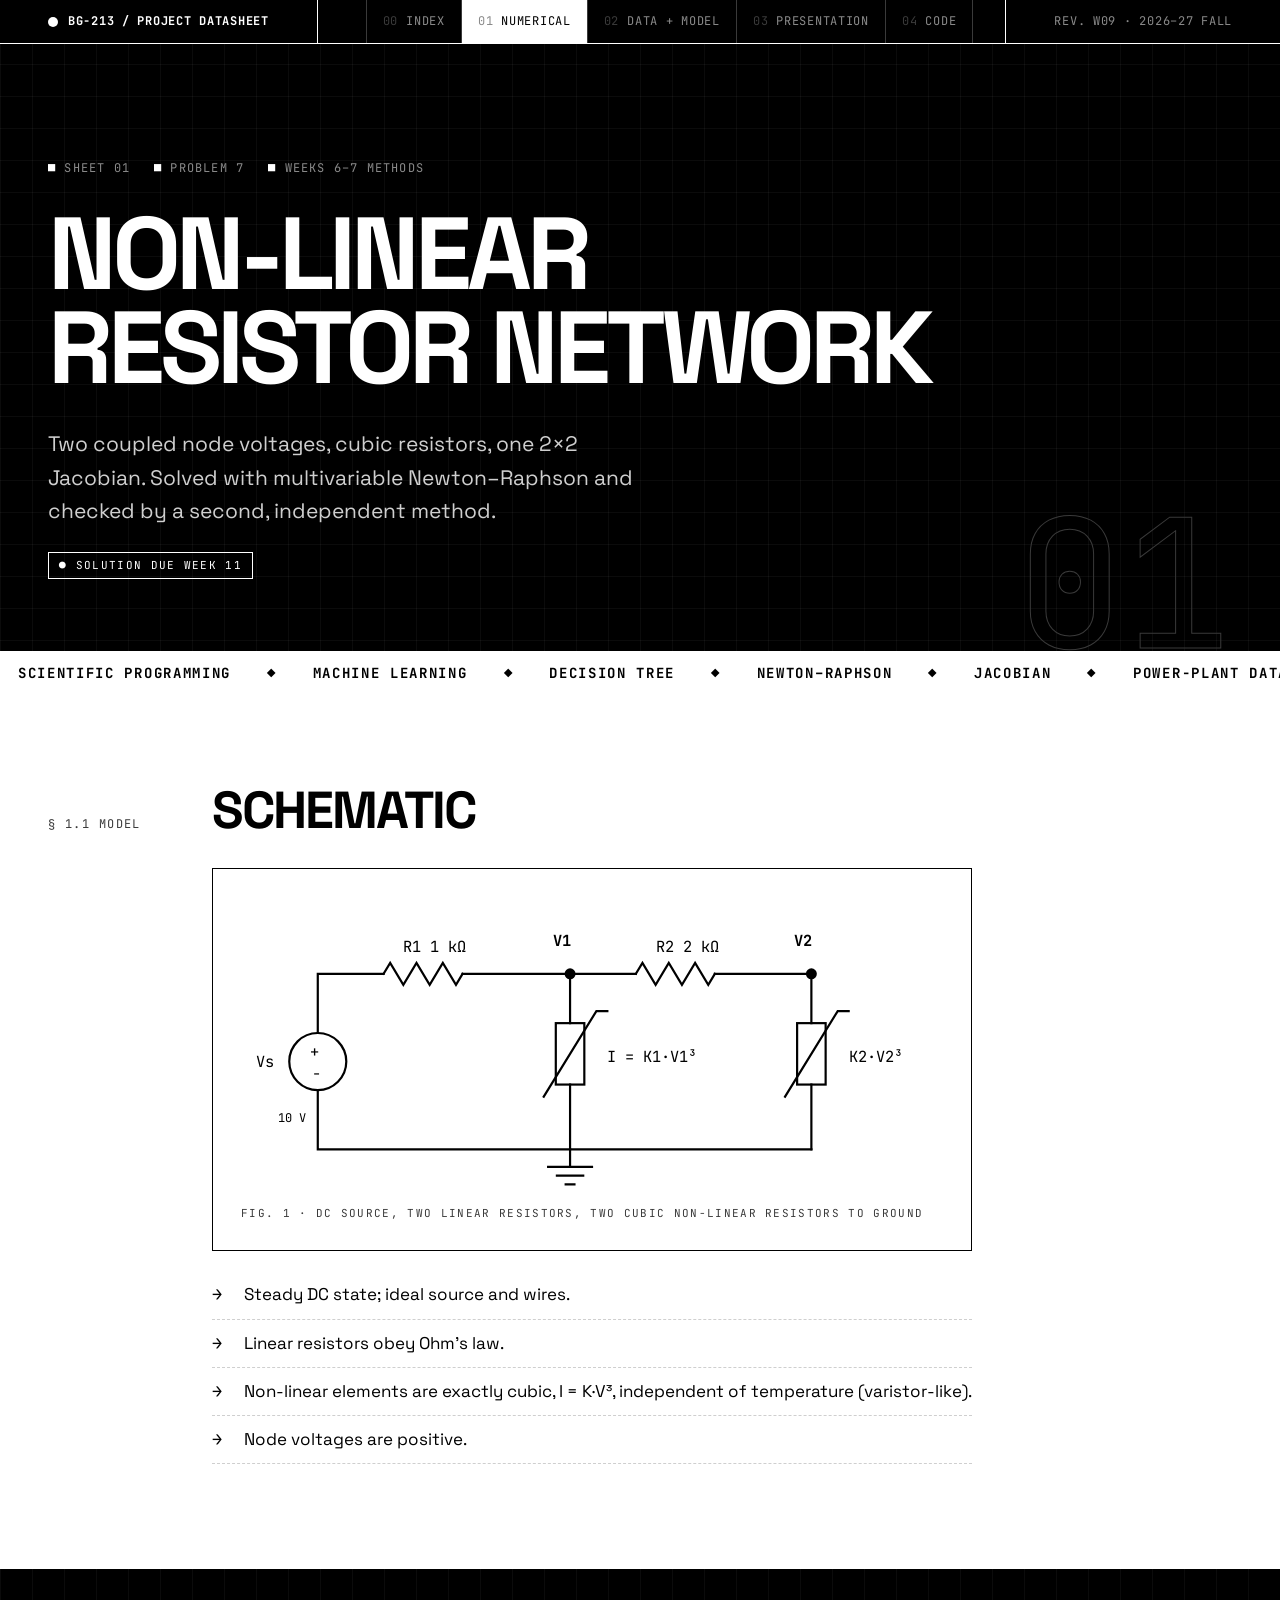
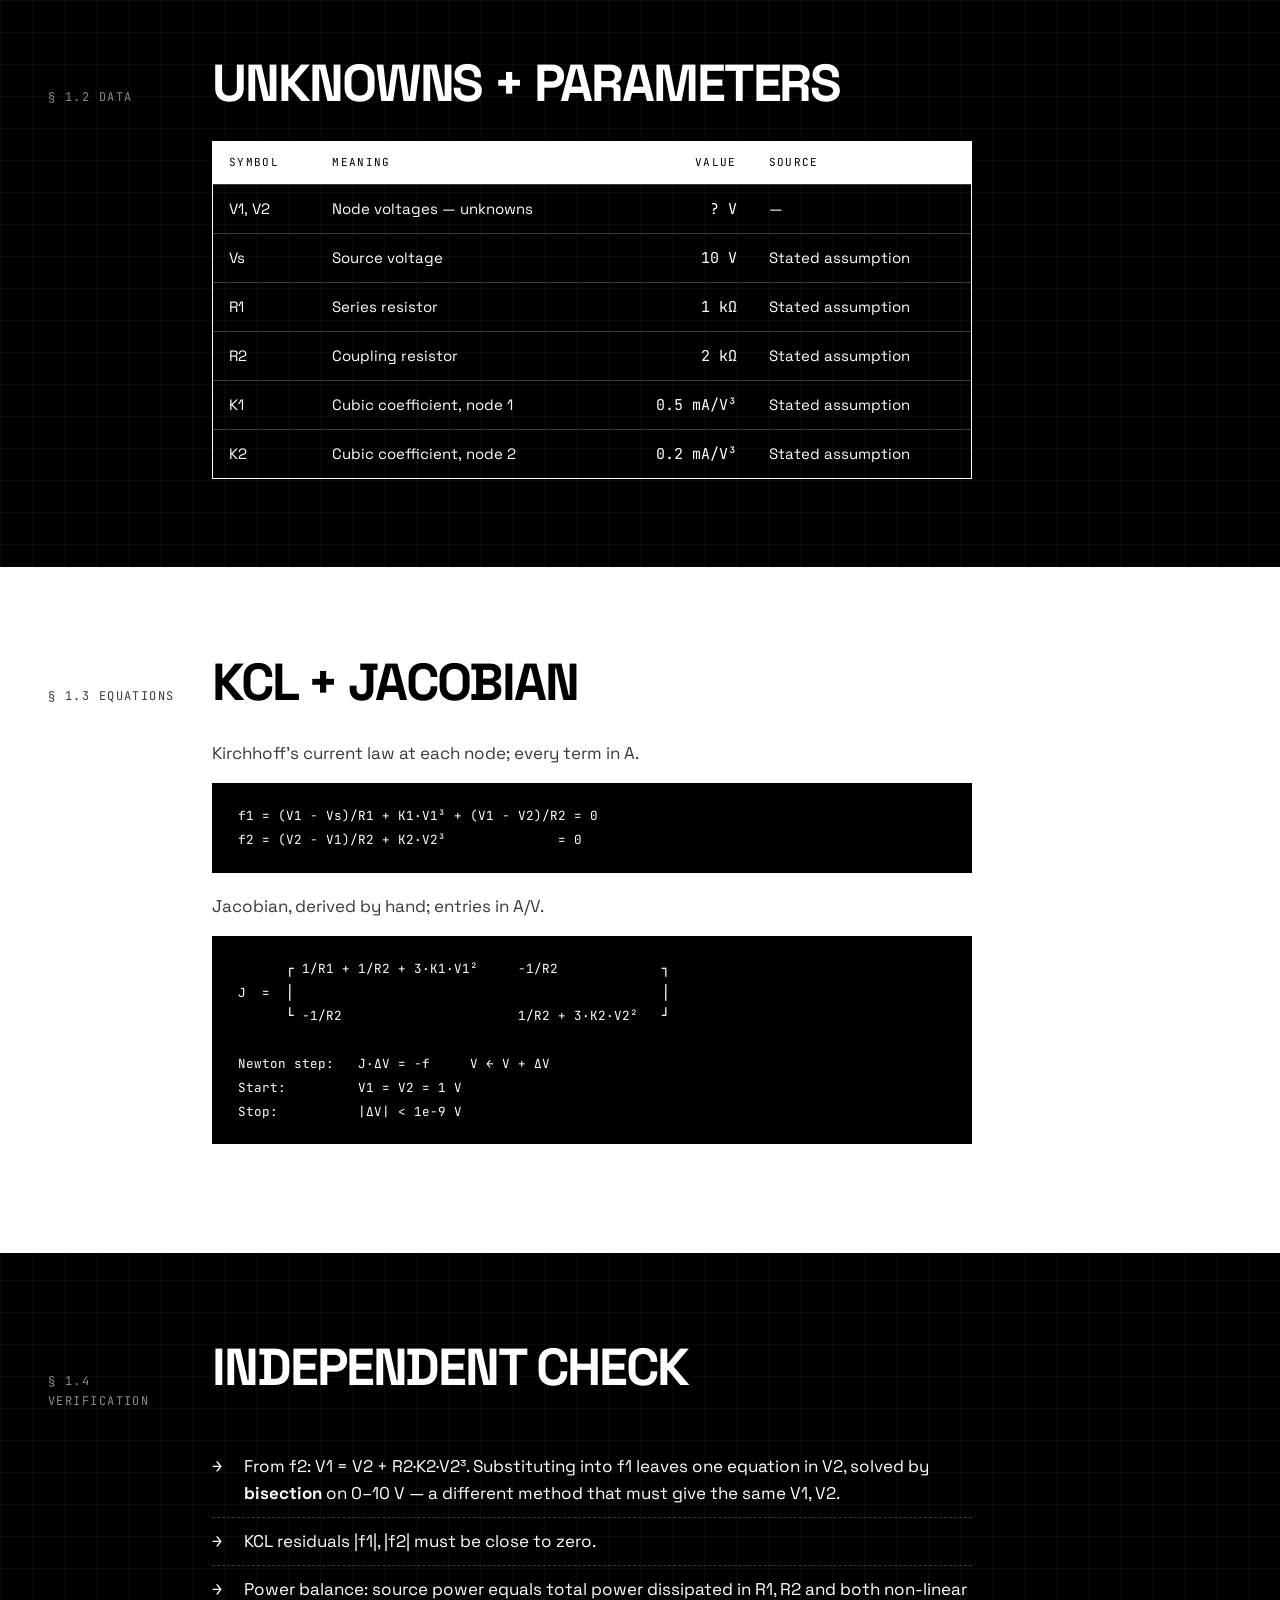
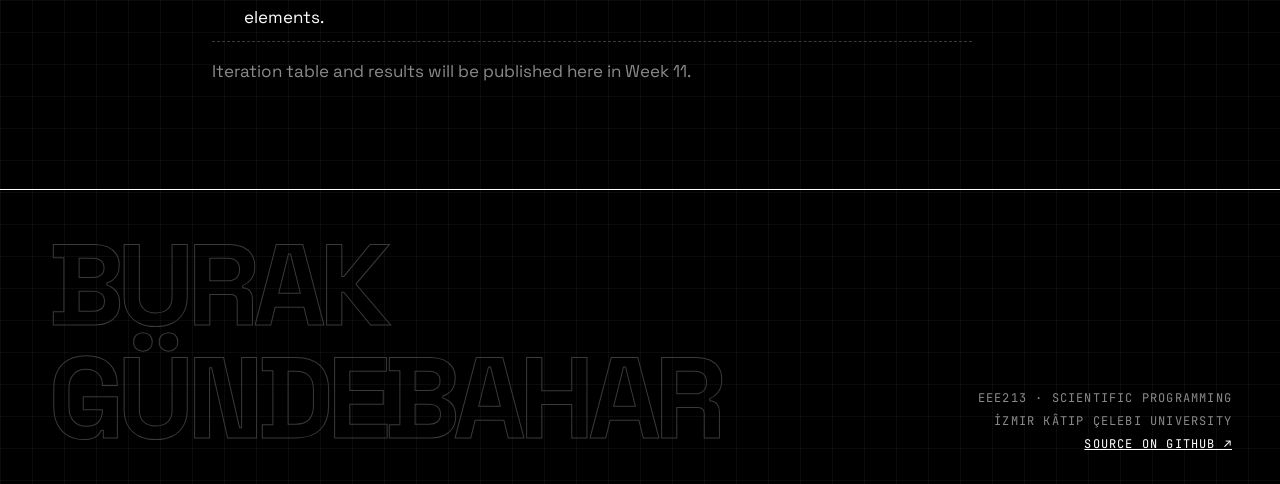
<file: docs/numerical-problem.html>
<!doctype html>
<html lang="en">
<head>
<meta charset="utf-8">
<meta name="viewport" content="width=device-width, initial-scale=1">
<title>Numerical problem · BG-213 · EEE213</title>
<meta name="description" content="EEE213 Scientific Programming project datasheet of Burak Gündebahar.">
<meta name="theme-color" content="#000000">
<link rel="preconnect" href="https://fonts.googleapis.com"><link rel="preconnect" href="https://fonts.gstatic.com" crossorigin><link href="https://fonts.googleapis.com/css2?family=JetBrains+Mono:wght@400;700&family=Space+Grotesk:wght@400;500;700&display=swap" rel="stylesheet">
<link rel="stylesheet" href="style.css?v=4">
</head>
<body>
<header class="titleblock">
  <a class="tb-id" href="index.html"><span class="dot"></span>BG-213 / Project datasheet</a>
  <nav class="tb-nav" aria-label="Main">
<a href="index.html"><b>00</b>Index</a>
<a href="numerical-problem.html" aria-current="page"><b>01</b>Numerical</a>
<a href="data-and-model.html"><b>02</b>Data + model</a>
<a href="presentation.html"><b>03</b>Presentation</a>
<a href="code.html"><b>04</b>Code</a>
  </nav>
  <div class="tb-rev">Rev. W09 · 2026–27 Fall</div>
</header>
<section class="hero">
  <div class="meta"><span>Sheet 01</span><span>Problem 7</span><span>Weeks 6–7 methods</span></div>
  <h1 class="page">Non-linear<br>resistor network</h1>
  <p class="lead">Two coupled node voltages, cubic resistors, one 2×2 Jacobian. Solved with multivariable Newton–Raphson and checked by a second, independent method.</p>
  <span class="chip">Solution due Week 11</span>
  <div class="sec" aria-hidden="true">01</div>
</section>
<div class="marquee" aria-hidden="true"><div class="track"><span>Scientific programming</span><span>◆</span><span>Machine learning</span><span>◆</span><span>Decision tree</span><span>◆</span><span>Newton–Raphson</span><span>◆</span><span>Jacobian</span><span>◆</span><span>Power-plant data</span><span>◆</span><span>MAE in MW</span><span>◆</span><span>EEE213</span><span>◆</span><span>Scientific programming</span><span>◆</span><span>Machine learning</span><span>◆</span><span>Decision tree</span><span>◆</span><span>Newton–Raphson</span><span>◆</span><span>Jacobian</span><span>◆</span><span>Power-plant data</span><span>◆</span><span>MAE in MW</span><span>◆</span><span>EEE213</span><span>◆</span></div></div>
<main>
<section class="section inverse">
  <div class="section-head"><span class="label">§ 1.1 Model</span><h2>Schematic</h2></div>
  <div class="body">

    <div class="plate"><svg viewBox="0 0 640 270" role="img" aria-label="Circuit: source Vs, resistor R1 to node 1, R2 between node 1 and node 2, non-linear resistors from each node to ground">
<g fill="none" stroke="#000" stroke-width="2" stroke-linecap="square">
  <circle cx="70" cy="150" r="26"/>
  <path d="M70 124 V70 H130"/>
  <path d="M130 70 l6 -10 l12 20 l12 -20 l12 20 l12 -20 l12 20 l6 -10"/>
  <path d="M202 70 H300"/>
  <path d="M300 70 H360"/>
  <path d="M360 70 l6 -10 l12 20 l12 -20 l12 20 l12 -20 l12 20 l6 -10"/>
  <path d="M432 70 H520"/>
  <path d="M300 70 V115" /><rect x="287" y="115" width="26" height="56" fill="none"/><path d="M276 182 L324 104 h10" /><path d="M300 171 V230" />
  <path d="M520 70 V115" /><rect x="507" y="115" width="26" height="56" fill="none"/><path d="M496 182 L544 104 h10" /><path d="M520 171 V230" />
  <path d="M70 176 V230 H520"/>
  <path d="M280 246 H320 M288 254 H312 M296 262 H304"/><path d="M300 230 V246"/>
</g>
<g fill="#000">
  <circle cx="300" cy="70" r="5"/><circle cx="520" cy="70" r="5"/>
</g>
<g fill="#000" font-family="JetBrains Mono,monospace" font-size="14">
  <text x="63" y="146">+</text><text x="65" y="166">−</text>
  <text x="14" y="155">Vs</text>
  <text x="148" y="50">R1 1 kΩ</text>
  <text x="378" y="50">R2 2 kΩ</text>
  <text x="284" y="45" font-weight="700">V1</text>
  <text x="504" y="45" font-weight="700">V2</text>
  <text x="334" y="150">I = K1·V1³</text>
  <text x="554" y="150">K2·V2³</text>
  <text x="34" y="205" font-size="11">10 V</text>
</g>
</svg><div class="cap">Fig. 1 · DC source, two linear resistors, two cubic non-linear resistors to ground</div></div>
    <ul class="ticks">
      <li>Steady DC state; ideal source and wires.</li>
      <li>Linear resistors obey Ohm's law.</li>
      <li>Non-linear elements are exactly cubic, I = K·V³, independent of temperature (varistor-like).</li>
      <li>Node voltages are positive.</li>
    </ul>
  </div>
</section>
<section class="section">
  <div class="section-head"><span class="label">§ 1.2 Data</span><h2>Unknowns + parameters</h2></div>
  <div class="body">

    <div class="spec-wrap"><table class="spec">
      <thead><tr><th>Symbol</th><th>Meaning</th><th class="r">Value</th><th>Source</th></tr></thead>
      <tbody>
        <tr><td>V1, V2</td><td>Node voltages — unknowns</td><td class="r">? V</td><td>—</td></tr>
        <tr><td>Vs</td><td>Source voltage</td><td class="r">10 V</td><td>Stated assumption</td></tr>
        <tr><td>R1</td><td>Series resistor</td><td class="r">1 kΩ</td><td>Stated assumption</td></tr>
        <tr><td>R2</td><td>Coupling resistor</td><td class="r">2 kΩ</td><td>Stated assumption</td></tr>
        <tr><td>K1</td><td>Cubic coefficient, node 1</td><td class="r">0.5 mA/V³</td><td>Stated assumption</td></tr>
        <tr><td>K2</td><td>Cubic coefficient, node 2</td><td class="r">0.2 mA/V³</td><td>Stated assumption</td></tr>
      </tbody>
    </table></div>
  </div>
</section>
<section class="section inverse">
  <div class="section-head"><span class="label">§ 1.3 Equations</span><h2>KCL + Jacobian</h2></div>
  <div class="body">

    <p class="muted">Kirchhoff's current law at each node; every term in A.</p>
<pre><code>f1 = (V1 − Vs)/R1 + K1·V1³ + (V1 − V2)/R2 = 0
f2 = (V2 − V1)/R2 + K2·V2³              = 0</code></pre>
    <p class="muted">Jacobian, derived by hand; entries in A/V.</p>
<pre><code>      ┌ 1/R1 + 1/R2 + 3·K1·V1²     −1/R2             ┐
J  =  │                                              │
      └ −1/R2                      1/R2 + 3·K2·V2²   ┘

Newton step:   J·ΔV = −f     V ← V + ΔV
Start:         V1 = V2 = 1 V
Stop:          |ΔV| &lt; 1e-9 V</code></pre>
  </div>
</section>
<section class="section">
  <div class="section-head"><span class="label">§ 1.4 Verification</span><h2>Independent check</h2></div>
  <div class="body">

    <ul class="ticks">
      <li>From f2: V1 = V2 + R2·K2·V2³. Substituting into f1 leaves one equation in V2, solved by <b>bisection</b> on 0–10 V — a different method that must give the same V1, V2.</li>
      <li>KCL residuals |f1|, |f2| must be close to zero.</li>
      <li>Power balance: source power equals total power dissipated in R1, R2 and both non-linear elements.</li>
    </ul>
    <p class="muted">Iteration table and results will be published here in Week 11.</p>
  </div>
</section>
</main>
<footer class="foot">
  <div class="big">Burak<br>Gündebahar</div>
  <div class="small">EEE213 · Scientific Programming<br>İzmir Kâtip Çelebi University<br><a href="https://github.com/BurakGundebahar/eee213">Source on GitHub ↗</a></div>
</footer>
</body>
</html>
</file>
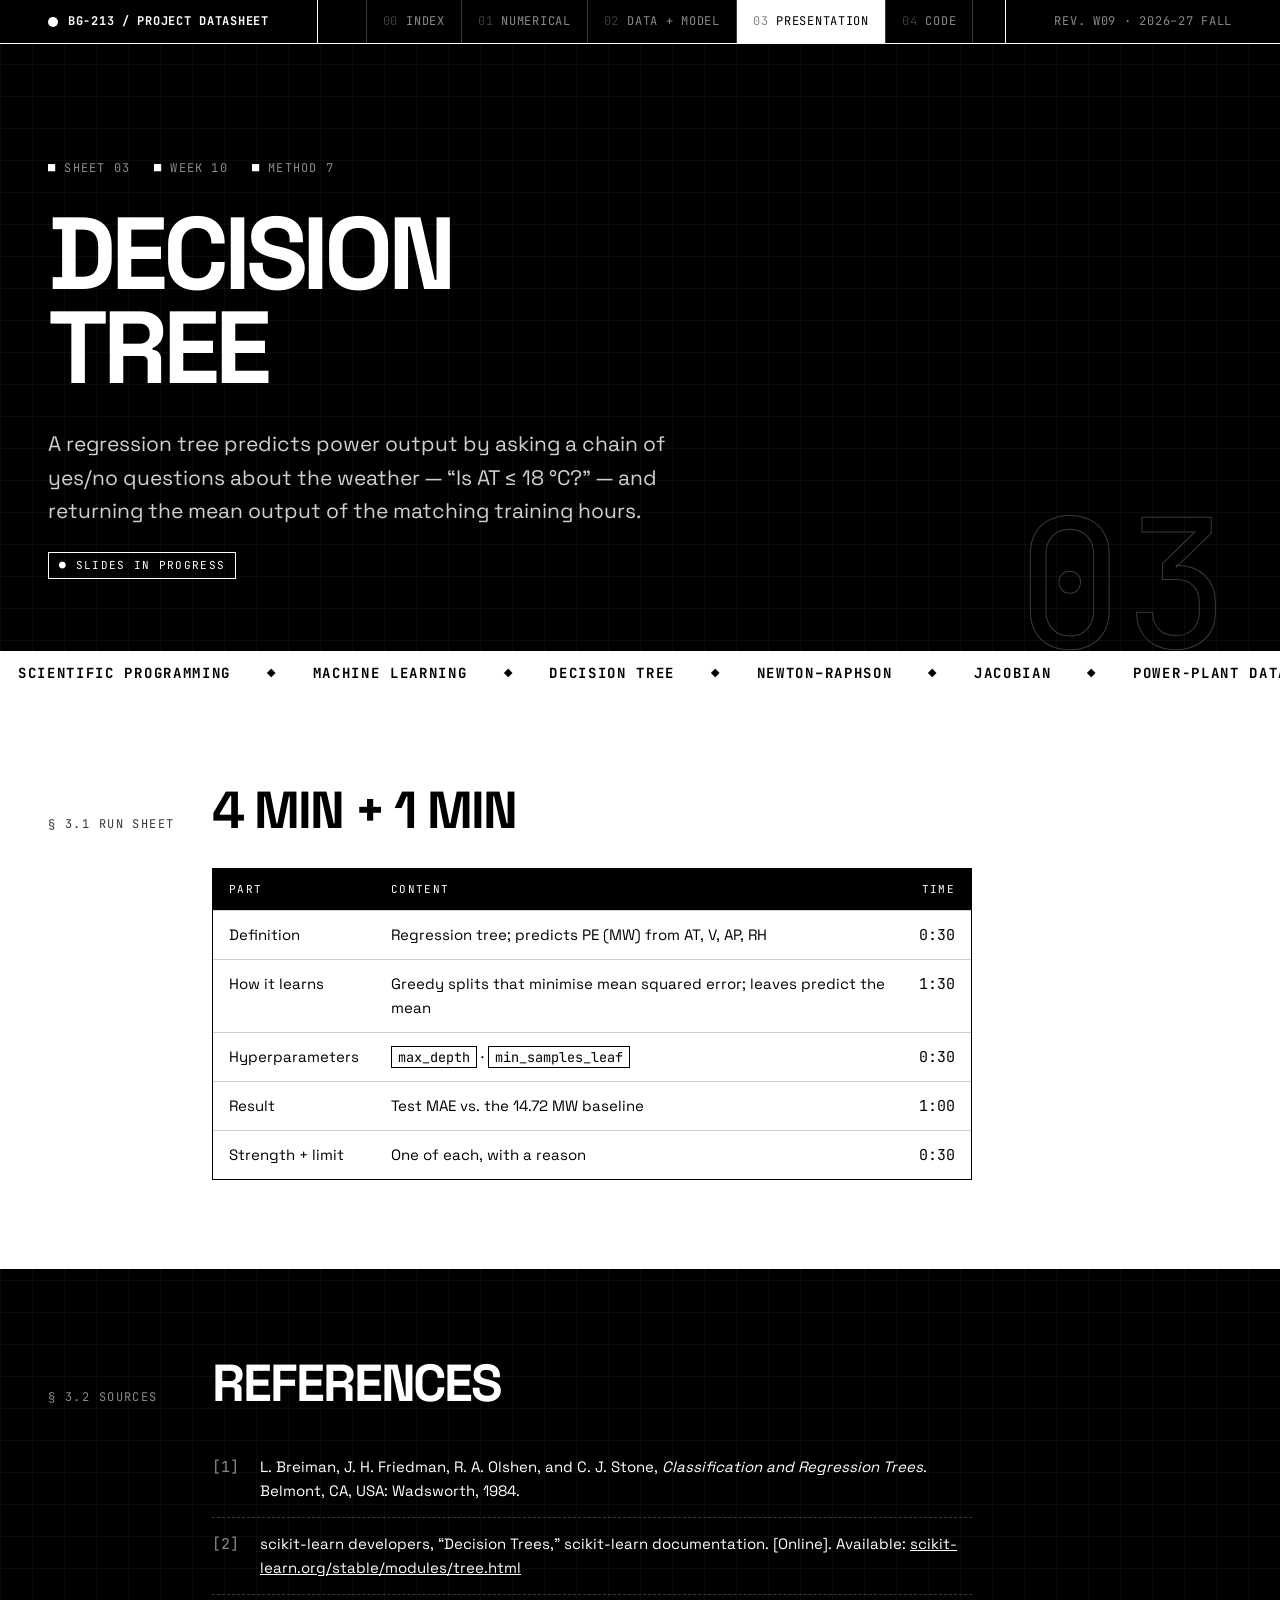
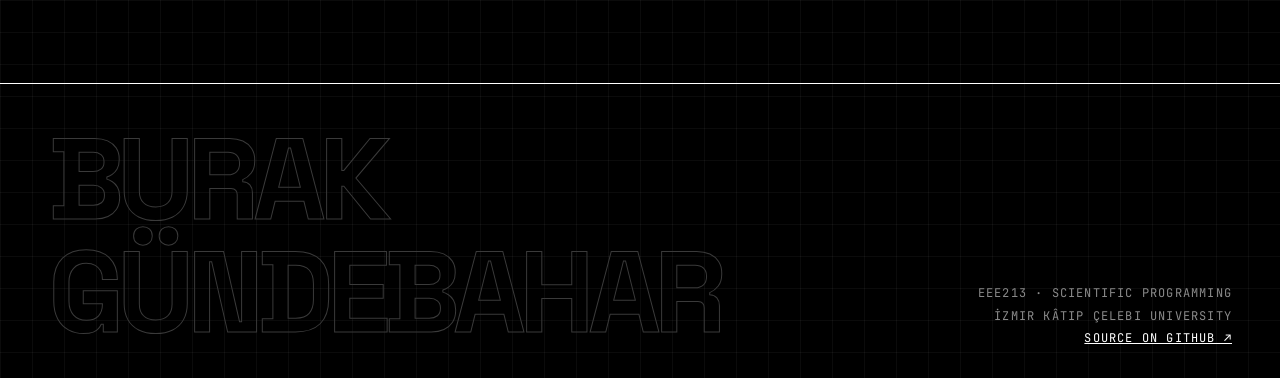
<file: docs/presentation.html>
<!doctype html>
<html lang="en">
<head>
<meta charset="utf-8">
<meta name="viewport" content="width=device-width, initial-scale=1">
<title>Presentation · BG-213 · EEE213</title>
<meta name="description" content="EEE213 Scientific Programming project datasheet of Burak Gündebahar.">
<meta name="theme-color" content="#000000">
<link rel="preconnect" href="https://fonts.googleapis.com"><link rel="preconnect" href="https://fonts.gstatic.com" crossorigin><link href="https://fonts.googleapis.com/css2?family=JetBrains+Mono:wght@400;700&family=Space+Grotesk:wght@400;500;700&display=swap" rel="stylesheet">
<link rel="stylesheet" href="style.css?v=4">
</head>
<body>
<header class="titleblock">
  <a class="tb-id" href="index.html"><span class="dot"></span>BG-213 / Project datasheet</a>
  <nav class="tb-nav" aria-label="Main">
<a href="index.html"><b>00</b>Index</a>
<a href="numerical-problem.html"><b>01</b>Numerical</a>
<a href="data-and-model.html"><b>02</b>Data + model</a>
<a href="presentation.html" aria-current="page"><b>03</b>Presentation</a>
<a href="code.html"><b>04</b>Code</a>
  </nav>
  <div class="tb-rev">Rev. W09 · 2026–27 Fall</div>
</header>
<section class="hero">
  <div class="meta"><span>Sheet 03</span><span>Week 10</span><span>Method 7</span></div>
  <h1 class="page">Decision<br>tree</h1>
  <p class="lead">A regression tree predicts power output by asking a chain of yes/no questions about the weather — “Is AT ≤ 18 °C?” — and returning the mean output of the matching training hours.</p>
  <span class="chip">Slides in progress</span>
  <div class="sec" aria-hidden="true">03</div>
</section>
<div class="marquee" aria-hidden="true"><div class="track"><span>Scientific programming</span><span>◆</span><span>Machine learning</span><span>◆</span><span>Decision tree</span><span>◆</span><span>Newton–Raphson</span><span>◆</span><span>Jacobian</span><span>◆</span><span>Power-plant data</span><span>◆</span><span>MAE in MW</span><span>◆</span><span>EEE213</span><span>◆</span><span>Scientific programming</span><span>◆</span><span>Machine learning</span><span>◆</span><span>Decision tree</span><span>◆</span><span>Newton–Raphson</span><span>◆</span><span>Jacobian</span><span>◆</span><span>Power-plant data</span><span>◆</span><span>MAE in MW</span><span>◆</span><span>EEE213</span><span>◆</span></div></div>
<main>
<section class="section inverse">
  <div class="section-head"><span class="label">§ 3.1 Run sheet</span><h2>4 min + 1 min</h2></div>
  <div class="body">

    <div class="spec-wrap"><table class="spec">
      <thead><tr><th>Part</th><th>Content</th><th class="r">Time</th></tr></thead>
      <tbody>
        <tr><td>Definition</td><td>Regression tree; predicts PE (MW) from AT, V, AP, RH</td><td class="r">0:30</td></tr>
        <tr><td>How it learns</td><td>Greedy splits that minimise mean squared error; leaves predict the mean</td><td class="r">1:30</td></tr>
        <tr><td>Hyperparameters</td><td><code>max_depth</code> · <code>min_samples_leaf</code></td><td class="r">0:30</td></tr>
        <tr><td>Result</td><td>Test MAE vs. the 14.72 MW baseline</td><td class="r">1:00</td></tr>
        <tr><td>Strength + limit</td><td>One of each, with a reason</td><td class="r">0:30</td></tr>
      </tbody>
    </table></div>
  </div>
</section>
<section class="section">
  <div class="section-head"><span class="label">§ 3.2 Sources</span><h2>References</h2></div>
  <div class="body">

    <ol class="refs">
      <li><span>L. Breiman, J. H. Friedman, R. A. Olshen, and C. J. Stone, <em>Classification and Regression Trees</em>. Belmont, CA, USA: Wadsworth, 1984.</span></li>
      <li><span>scikit-learn developers, “Decision Trees,” scikit-learn documentation. [Online]. Available: <a href="https://scikit-learn.org/stable/modules/tree.html">scikit-learn.org/stable/modules/tree.html</a></span></li>
    </ol>
  </div>
</section>
</main>
<footer class="foot">
  <div class="big">Burak<br>Gündebahar</div>
  <div class="small">EEE213 · Scientific Programming<br>İzmir Kâtip Çelebi University<br><a href="https://github.com/BurakGundebahar/eee213">Source on GitHub ↗</a></div>
</footer>
</body>
</html>
</file>
<file: docs/style.css>
/* EEE213 · BG-213 project datasheet
   Monochrome engineering-datasheet theme: black, white and greys only. */

:root {
  --black: #000;
  --white: #fff;
  --g1: #0d0d0d;
  --g2: #1a1a1a;
  --g3: #3a3a3a;
  --g4: #8a8a8a;
  --g5: #cfcfcf;
  --mono: "JetBrains Mono", ui-monospace, Consolas, monospace;
  --display: "Space Grotesk", "Segoe UI", system-ui, sans-serif;
  --pad: clamp(16px, 4vw, 48px);
}

* { box-sizing: border-box; }
html { -webkit-text-size-adjust: 100%; scroll-behavior: smooth; }
body {
  margin: 0;
  background-color: var(--black);
  color: var(--white);
  font-family: var(--display);
  font-size: 17px;
  line-height: 1.6;
  /* graph-paper grid */
  background-image:
    linear-gradient(rgba(255,255,255,.045) 1px, transparent 1px),
    linear-gradient(90deg, rgba(255,255,255,.045) 1px, transparent 1px);
  background-size: 32px 32px;
}
::selection { background: var(--white); color: var(--black); }
a { color: inherit; }
img, svg { max-width: 100%; }

/* ---------- Title block (header) ---------- */
.titleblock {
  position: sticky; top: 0; z-index: 10;
  display: grid;
  grid-template-columns: auto 1fr auto;
  border-bottom: 1px solid var(--white);
  background: var(--black);
  font-family: var(--mono);
  font-size: 12px;
  letter-spacing: .06em;
  text-transform: uppercase;
}
.titleblock > * { padding: 12px var(--pad); display: flex; align-items: center; }
.tb-id { border-right: 1px solid var(--white); gap: 10px; text-decoration: none; font-weight: 700; }
.tb-id .dot { width: 10px; height: 10px; background: var(--white); border-radius: 50%; animation: blink 2.4s steps(1) infinite; }
@keyframes blink { 50% { opacity: .15; } }
.tb-nav { gap: 0; padding-top: 0; padding-bottom: 0; overflow-x: auto; scrollbar-width: none; }
.tb-nav::-webkit-scrollbar { display: none; }
.tb-nav a {
  display: flex; gap: 8px; align-items: center;
  padding: 12px 16px; height: 100%;
  text-decoration: none; color: var(--g4);
  border-right: 1px solid var(--g3);
  white-space: nowrap;
}
.tb-nav a:first-child { border-left: 1px solid var(--g3); }
.tb-nav a b { color: var(--g3); font-weight: 400; }
.tb-nav a:hover { color: var(--white); }
.tb-nav a[aria-current="page"] { background: var(--white); color: var(--black); }
.tb-nav a[aria-current="page"] b { color: var(--g4); }
.tb-rev { border-left: 1px solid var(--white); color: var(--g4); white-space: nowrap; }

/* ---------- Hero ---------- */
.hero { position: relative; padding: clamp(48px, 9vw, 120px) var(--pad) clamp(40px, 6vw, 72px); border-bottom: 1px solid var(--white); overflow: hidden; }
.hero .meta { display: flex; flex-wrap: wrap; gap: 8px 24px; font-family: var(--mono); font-size: 12px; text-transform: uppercase; letter-spacing: .1em; color: var(--g4); margin-bottom: 28px; }
.hero .meta span::before { content: "■ "; color: var(--white); }
.mega {
  font-size: clamp(52px, 13vw, 176px);
  line-height: .98;
  letter-spacing: -.055em;
  font-weight: 700;
  margin: 0;
  text-transform: uppercase;
}
.mega .outline { color: transparent; -webkit-text-stroke: 1.5px var(--white); }
.hero .lead { max-width: 620px; margin: 32px 0 0; font-size: clamp(17px, 2vw, 21px); color: var(--g5); }
.hero h1.page { font-size: clamp(40px, 8vw, 104px); line-height: .92; letter-spacing: -.05em; margin: 0; text-transform: uppercase; }
.hero .sec { font-family: var(--mono); font-size: clamp(64px, 14vw, 200px); line-height: 1; position: absolute; right: var(--pad); bottom: -0.12em; color: transparent; -webkit-text-stroke: 1px var(--g3); pointer-events: none; user-select: none; }

/* rotating stamp */
.stamp { position: absolute; top: clamp(24px, 6vw, 64px); right: var(--pad); width: clamp(96px, 14vw, 150px); aspect-ratio: 1; }
.stamp svg { width: 100%; height: 100%; animation: spin 18s linear infinite; }
.stamp text { font-family: var(--mono); font-size: 10.5px; letter-spacing: 3px; fill: var(--white); text-transform: uppercase; }
@keyframes spin { to { transform: rotate(360deg); } }

/* ---------- Marquee ---------- */
.marquee { border-bottom: 1px solid var(--white); background: var(--white); color: var(--black); overflow: hidden; white-space: nowrap; font-family: var(--mono); font-weight: 700; font-size: 14px; text-transform: uppercase; letter-spacing: .12em; }
.marquee .track { display: inline-block; padding: 10px 0; animation: slide 28s linear infinite; }
.marquee span { padding: 0 18px; }
@keyframes slide { to { transform: translateX(-50%); } }

/* ---------- Sections ---------- */
.section { padding: clamp(40px, 7vw, 88px) var(--pad); border-bottom: 1px solid var(--white); }
.section.inverse { background: var(--white); color: var(--black); }
.section.inverse .label, .section.inverse .muted { color: var(--g3); }
.section-head { display: grid; grid-template-columns: 140px 1fr; gap: 24px; align-items: baseline; margin-bottom: 32px; }
.label { font-family: var(--mono); font-size: 12px; text-transform: uppercase; letter-spacing: .12em; color: var(--g4); }
h2 { font-size: clamp(28px, 4.4vw, 52px); line-height: 1; letter-spacing: -.04em; margin: 0; text-transform: uppercase; }
h3 { font-size: 20px; letter-spacing: -.02em; margin: 0 0 8px; }
.body { max-width: 760px; margin-left: 164px; }
.body p { margin: 0 0 16px; }
.muted { color: var(--g4); }
ul.ticks { list-style: none; padding: 0; margin: 0 0 16px; }
ul.ticks li { padding: 10px 0 10px 32px; border-bottom: 1px dashed var(--g3); position: relative; }
ul.ticks li::before { content: "→"; position: absolute; left: 0; font-family: var(--mono); }
.section.inverse ul.ticks li { border-color: var(--g5); }

/* ---------- Index list (home) ---------- */
.index { list-style: none; margin: 0; padding: 0; border-top: 1px solid var(--white); }
.index a {
  display: grid; grid-template-columns: 90px 1fr auto; gap: 24px; align-items: center;
  padding: 26px var(--pad); margin: 0 calc(-1 * var(--pad));
  border-bottom: 1px solid var(--white);
  text-decoration: none;
  transition: background .2s, color .2s, padding .25s;
}
.index .n { font-family: var(--mono); font-size: 14px; color: var(--g4); }
.index .t { font-size: clamp(26px, 4.6vw, 56px); font-weight: 700; letter-spacing: -.045em; line-height: 1; text-transform: uppercase; }
.index .d { display: block; font-size: 15px; font-weight: 400; letter-spacing: 0; text-transform: none; color: var(--g4); margin-top: 10px; }
.index .arrow { font-size: 40px; transition: transform .25s; }
.index a:hover { background: var(--white); color: var(--black); padding-left: calc(var(--pad) + 16px); }
.index a:hover .n, .index a:hover .d { color: var(--g3); }
.index a:hover .arrow { transform: translateX(8px) rotate(-45deg); }

/* ---------- Big figures ---------- */
.figures { display: grid; grid-template-columns: repeat(3, 1fr); border: 1px solid currentColor; }
.figure { padding: 24px; border-right: 1px solid currentColor; }
.figure:last-child { border-right: 0; }
.figure .v { font-size: clamp(40px, 6vw, 76px); font-weight: 700; letter-spacing: -.05em; line-height: 1; font-variant-numeric: tabular-nums; }
.figure .v small { font-size: .35em; letter-spacing: 0; margin-left: 4px; }
.figure .k { font-family: var(--mono); font-size: 12px; text-transform: uppercase; letter-spacing: .1em; margin-top: 14px; }
.figure.hl { background: var(--black); color: var(--white); }
.section.inverse .figure.hl { background: var(--black); color: var(--white); }
.section:not(.inverse) .figure.hl { background: var(--white); color: var(--black); }

/* ---------- Spec tables ---------- */
.spec { width: 100%; border-collapse: collapse; font-size: 15px; }
.spec-wrap { overflow-x: auto; border: 1px solid currentColor; }
.spec th, .spec td { text-align: left; padding: 12px 16px; border-bottom: 1px solid var(--g3); vertical-align: top; }
.section.inverse .spec th, .section.inverse .spec td { border-color: var(--g5); }
.spec thead th { font-family: var(--mono); font-size: 11px; text-transform: uppercase; letter-spacing: .12em; font-weight: 400; background: currentColor; }
.spec thead th { color: var(--black); background: var(--white); }
.section.inverse .spec thead th { color: var(--white); background: var(--black); }
.spec tr:last-child td { border-bottom: 0; }
.spec .r { text-align: right; font-family: var(--mono); font-variant-numeric: tabular-nums; white-space: nowrap; }
.spec tr.win td { font-weight: 700; }
.spec tr.win td:first-child::before { content: "★ "; }

/* ---------- Code / equations ---------- */
pre {
  font-family: var(--mono); font-size: 14px; line-height: 1.7;
  background: var(--g1); color: var(--white);
  border: 1px solid var(--g3); border-left: 4px solid var(--white);
  padding: 20px 22px; margin: 0 0 20px; overflow-x: auto;
}
.section.inverse pre { background: var(--black); border-color: var(--black); }
code { font-family: var(--mono); font-size: .9em; }
p code, li code, td code { border: 1px solid currentColor; padding: 1px 6px; }

/* ---------- Figures (SVG) ---------- */
.plate { border: 1px solid currentColor; padding: clamp(14px, 3vw, 28px); margin: 0 0 20px; position: relative; }
.plate .cap { font-family: var(--mono); font-size: 11px; text-transform: uppercase; letter-spacing: .12em; margin-top: 12px; color: var(--g4); }
.section.inverse .plate .cap { color: var(--g3); }
.plate svg { display: block; width: 100%; height: auto; }

/* status chip */
.chip { display: inline-block; font-family: var(--mono); font-size: 11px; text-transform: uppercase; letter-spacing: .12em; border: 1px solid currentColor; padding: 4px 10px; margin-top: 24px; }
.chip::before { content: "● "; animation: blink 1.6s steps(1) infinite; }

/* references */
ol.refs { counter-reset: ref; list-style: none; padding: 0; margin: 0; }
ol.refs li { counter-increment: ref; display: grid; grid-template-columns: 48px 1fr; padding: 14px 0; border-bottom: 1px dashed var(--g3); font-size: 15px; }
ol.refs li::before { content: "[" counter(ref) "]"; font-family: var(--mono); color: var(--g4); }
.section.inverse ol.refs li { border-color: var(--g5); }

/* ---------- Footer ---------- */
.foot { display: grid; grid-template-columns: 1fr auto; gap: 24px; padding: 40px var(--pad) 28px; align-items: end; }
.foot .big { font-size: clamp(40px, 9vw, 120px); font-weight: 700; letter-spacing: -.06em; line-height: .98; text-transform: uppercase; color: transparent; -webkit-text-stroke: 1px var(--g3); }
.foot .small { font-family: var(--mono); font-size: 12px; text-transform: uppercase; letter-spacing: .1em; color: var(--g4); text-align: right; line-height: 1.9; }
.foot a { color: var(--white); }

/* ---------- Responsive ---------- */
@media (max-width: 860px) {
  .titleblock { grid-template-columns: 1fr; }
  .tb-id { border-right: 0; border-bottom: 1px solid var(--white); }
  .tb-rev { display: none; }
  .section-head { grid-template-columns: 1fr; gap: 8px; }
  .body { margin-left: 0; }
  .figures { grid-template-columns: 1fr; }
  .figure { border-right: 0; border-bottom: 1px solid currentColor; }
  .figure:last-child { border-bottom: 0; }
  .index a { grid-template-columns: 48px 1fr auto; gap: 14px; }
  .index .arrow { font-size: 28px; }
  .stamp { display: none; }
  .foot { grid-template-columns: 1fr; }
  .foot .small { text-align: left; }
}
@media (prefers-reduced-motion: reduce) {
  *, *::before, *::after { animation: none !important; transition: none !important; }
}
</file>
